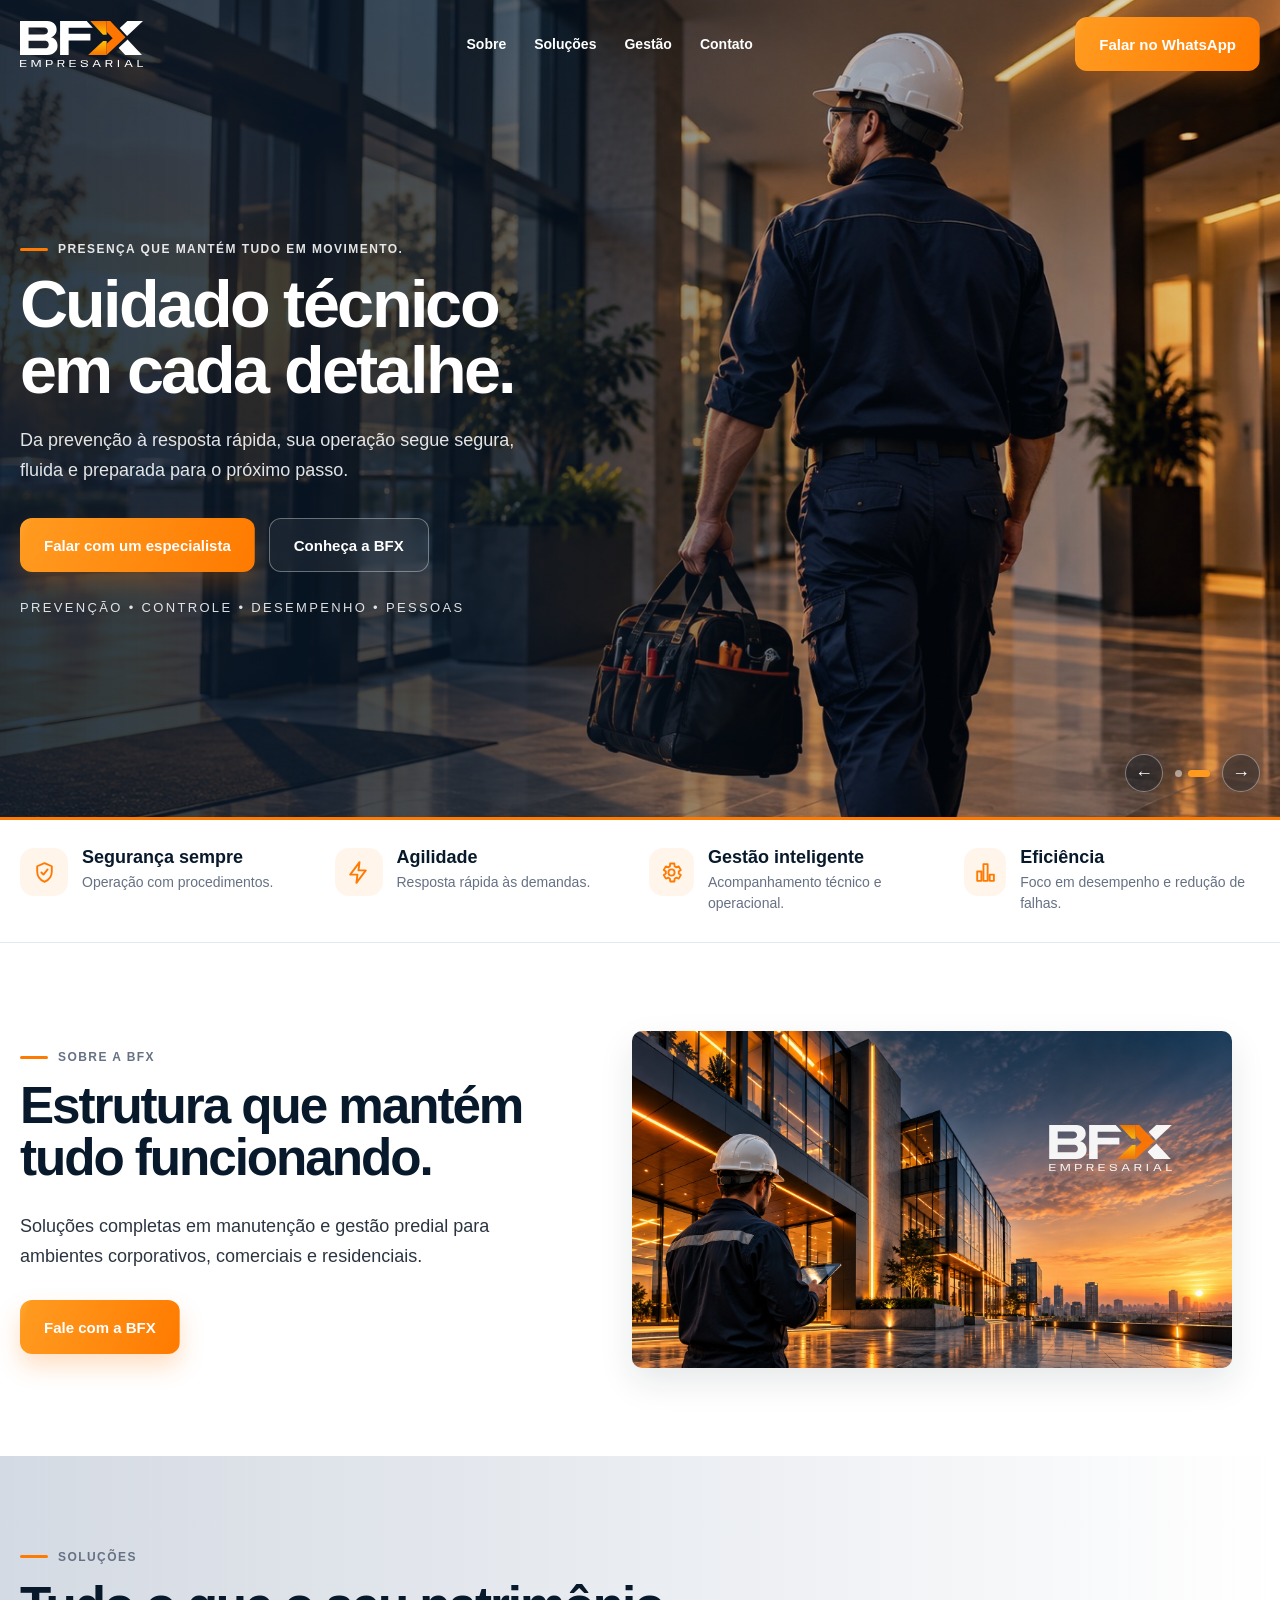
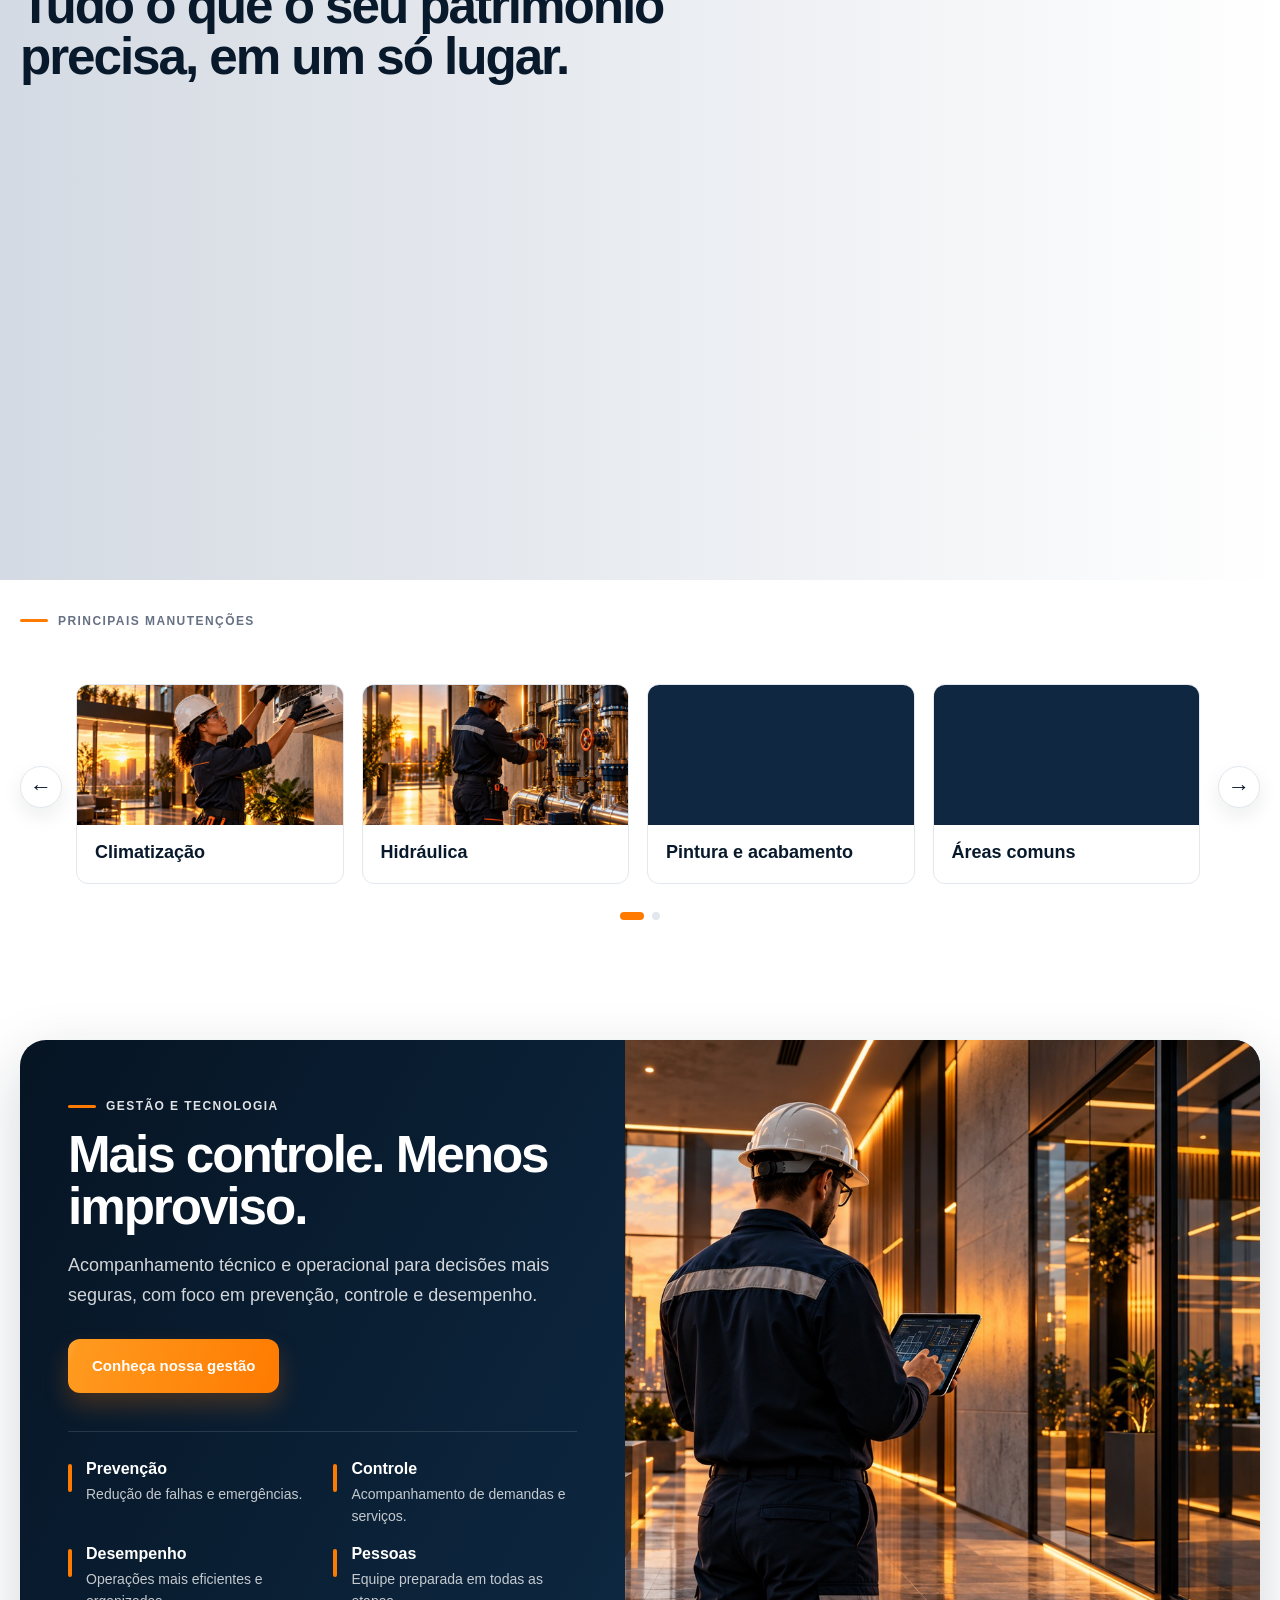
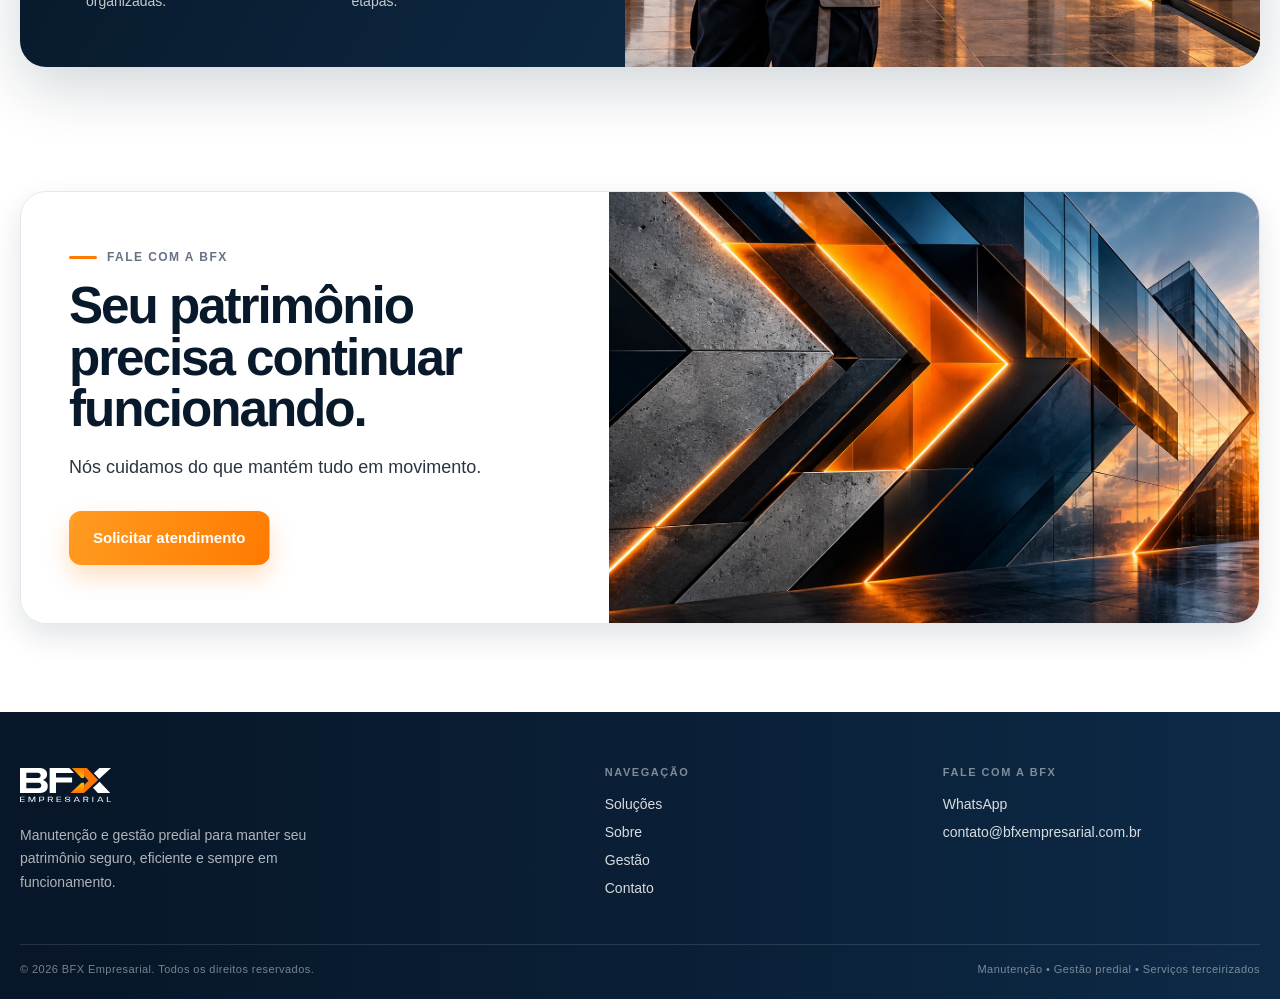
<file: index.html>
<!DOCTYPE html>
<html lang="pt-BR">
<head>
  <meta charset="UTF-8" />
  <meta name="viewport" content="width=device-width, initial-scale=1.0" />
  <title>BFX Empresarial</title>
  <meta name="description" content="BFX Empresarial — manutenção, gestão predial, gestão de projetos e terceirização de serviços." />
  <meta name="theme-color" content="#08192b" />
  <meta name="referrer" content="strict-origin-when-cross-origin" />
  <meta http-equiv="Content-Security-Policy" content="default-src 'self'; base-uri 'self'; object-src 'none'; img-src 'self' data:; font-src 'self' https://fonts.gstatic.com; style-src 'self' https://fonts.googleapis.com 'unsafe-inline'; script-src 'self' https://challenges.cloudflare.com; connect-src 'self' https://script.google.com https://script.googleusercontent.com https://challenges.cloudflare.com; frame-src https://challenges.cloudflare.com; form-action 'self'" />
  <link rel="canonical" href="https://bfxempresarial.com.br/" />
  <meta property="og:type" content="website" />
  <meta property="og:url" content="https://bfxempresarial.com.br/" />
  <meta property="og:title" content="BFX Empresarial" />
  <meta property="og:description" content="Manutenção, gestão predial, gestão de projetos e terceirização de serviços." />
  <meta property="og:site_name" content="BFX Empresarial" />
  <meta property="og:locale" content="pt_BR" />
  <meta property="og:image" content="https://bfxempresarial.com.br/assets/og-image.jpg" />
  <meta property="og:image:url" content="https://bfxempresarial.com.br/assets/og-image.jpg" />
  <meta property="og:image:secure_url" content="https://bfxempresarial.com.br/assets/og-image.jpg" />
  <meta property="og:image:type" content="image/jpeg" />
  <meta property="og:image:width" content="1672" />
  <meta property="og:image:height" content="941" />
  <meta property="og:image:alt" content="BFX Empresarial — manutenção e gestão predial" />
  <meta name="twitter:card" content="summary_large_image" />
  <meta name="twitter:title" content="BFX Empresarial" />
  <meta name="twitter:description" content="Manutenção, gestão predial, gestão de projetos e terceirização de serviços." />
  <meta name="twitter:image" content="https://bfxempresarial.com.br/assets/og-image.jpg" />
  <meta name="twitter:image:alt" content="BFX Empresarial — manutenção e gestão predial" />
  <link rel="icon" href="assets/favicon.svg" type="image/svg+xml" />
  <link rel="preconnect" href="https://fonts.googleapis.com">
  <link rel="preconnect" href="https://fonts.gstatic.com" crossorigin>
  <link href="https://fonts.googleapis.com/css2?family=Montserrat:wght@400;500;600;700;800&display=swap" rel="stylesheet">
  <script src="https://challenges.cloudflare.com/turnstile/v0/api.js" async defer></script>
  <link rel="stylesheet" href="styles.css?v=20260928-hero-order-cycle" />
</head>
<body>
  <header class="site-header" id="topo">
    <div class="container header-inner">
      <a class="brand" href="#topo" aria-label="BFX Empresarial">
        <img loading="lazy" decoding="async" src="assets/logo-bfx-dark.svg" alt="BFX Empresarial" class="logo logo-on-dark">
        <img loading="lazy" decoding="async" src="assets/logo-bfx-light.svg" alt="BFX Empresarial" class="logo logo-on-light">
      </a>

      <button class="menu-toggle" aria-label="Abrir menu" aria-expanded="false" aria-controls="main-nav">
        <span></span><span></span><span></span>
      </button>

      <nav id="main-nav" class="main-nav" aria-label="Principal">
        <a href="#sobre">Sobre</a>
        <a href="#solucoes">Soluções</a>
        <a href="#gestao">Gestão</a>
        <a href="#contato">Contato</a>
        <a class="btn btn-primary mobile-cta" href="https://wa.me/5513999999999" target="_blank" rel="noopener">Falar no WhatsApp</a>
      </nav>

      <a class="btn btn-primary desktop-cta" href="https://wa.me/5513999999999" target="_blank" rel="noopener">Falar no WhatsApp</a>
    </div>
  </header>

  <main>
    <section class="hero hero-carousel" data-hero-carousel aria-roledescription="carousel" aria-label="Destaques da BFX">
      <div class="hero-slide" data-hero-slide>
        <div class="hero-bg"><img loading="lazy" decoding="async" src="assets/optimized/hero-building.jpg" alt="Edifício corporativo ao entardecer"></div>
        <div class="hero-overlay"></div>
        <div class="container hero-content">
          <div class="hero-copy">
            <span class="eyebrow eyebrow-light">Estrutura que impulsiona o seu amanhã.</span>
            <h1 data-hero-lines="Manutenção e gestão|predial com foco em|resultado.">Manutenção e gestão predial com foco em resultado.</h1>
            <p>Seu patrimônio seguro, eficiente e sempre em funcionamento.</p>
            <div class="hero-actions">
              <a class="btn btn-primary js-open-quote" href="#contato">Solicitar atendimento</a>
              <a class="btn btn-ghost" href="#solucoes">Conhecer soluções</a>
            </div>
            <div class="hero-tags">Manutenção • Gestão predial • Gestão de projetos • Serviços terceirizados</div>
          </div>
        </div>
      </div>
      <div class="hero-slide is-active" data-hero-slide>
        <div class="hero-bg"><img loading="eager" fetchpriority="high" decoding="async" src="assets/optimized/hero-maintenance.jpg" alt="Técnico da BFX entrando em um edifício corporativo"></div>
        <div class="hero-overlay hero-overlay-secondary"></div>
        <div class="container hero-content">
          <div class="hero-copy">
            <span class="eyebrow eyebrow-light">Presença que mantém tudo em movimento.</span>
            <h1 data-hero-lines="Cuidado técnico|em cada detalhe.">Cuidado técnico em cada detalhe.</h1>
            <p>Da prevenção à resposta rápida, sua operação segue segura, fluida e preparada para o próximo passo.</p>
            <div class="hero-actions">
              <a class="btn btn-primary js-open-quote" href="#contato">Falar com um especialista</a>
              <a class="btn btn-ghost" href="#sobre">Conheça a BFX</a>
            </div>
            <div class="hero-tags">Prevenção • Controle • Desempenho • Pessoas</div>
          </div>
        </div>
      </div>
      <div class="hero-carousel-controls">
        <button type="button" class="hero-carousel-arrow" data-hero-prev aria-label="Destaque anterior">←</button>
        <div class="hero-carousel-dots" data-hero-dots></div>
        <button type="button" class="hero-carousel-arrow" data-hero-next aria-label="Próximo destaque">→</button>
      </div>
      <div class="hero-progress" aria-hidden="true"><span data-hero-progress></span></div>
    </section>

    <section class="benefits-strip">
      <div class="container benefits-grid">
        <article class="benefit-item">
          <div class="icon-wrap" aria-hidden="true"><svg viewBox="0 0 24 24"><path d="M12 3l7 3v5c0 4.8-2.9 8.2-7 10-4.1-1.8-7-5.2-7-10V6l7-3z"/><path d="M9 12l2 2 4-5"/></svg></div>
          <div>
            <h3>Segurança sempre</h3>
            <p>Operação com procedimentos.</p>
          </div>
        </article>
        <article class="benefit-item">
          <div class="icon-wrap" aria-hidden="true"><svg viewBox="0 0 24 24"><path d="M13 2L4 14h7l-1 8 9-12h-7l1-8z"/></svg></div>
          <div>
            <h3>Agilidade</h3>
            <p>Resposta rápida às demandas.</p>
          </div>
        </article>
        <article class="benefit-item">
          <div class="icon-wrap" aria-hidden="true"><svg viewBox="0 0 24 24"><circle cx="12" cy="12" r="3"/><path d="M19 12a7 7 0 0 0-.1-1l2-1.5-2-3.4-2.4 1A7 7 0 0 0 15 6l-.3-2.6h-4L10.5 6A7 7 0 0 0 9 7.1l-2.4-1-2 3.4 2 1.5a7 7 0 0 0 0 2l-2 1.5 2 3.4 2.4-1A7 7 0 0 0 10.5 18l.3 2.6h4L15 18a7 7 0 0 0 1.5-1.1l2.4 1 2-3.4-2-1.5a7 7 0 0 0 .1-1z"/></svg></div>
          <div>
            <h3>Gestão inteligente</h3>
            <p>Acompanhamento técnico e operacional.</p>
          </div>
        </article>
        <article class="benefit-item">
          <div class="icon-wrap" aria-hidden="true"><svg viewBox="0 0 24 24"><path d="M5 20V11h4v9H5zm6 0V4h4v16h-4zm6 0v-6h4v6h-4z"/></svg></div>
          <div>
            <h3>Eficiência</h3>
            <p>Foco em desempenho e redução de falhas.</p>
          </div>
        </article>
      </div>
    </section>

    <section class="section about" id="sobre">
      <div class="container split-layout">
        <div class="about-copy-stack">
          <div class="copy-block">
            <span class="eyebrow">Sobre a BFX</span>
            <h2>Estrutura que mantém tudo funcionando.</h2>
          </div>
          <div class="about-details">
            <p>
              Soluções completas em manutenção e gestão predial para ambientes corporativos,
              comerciais e residenciais.
            </p>
          <a class="btn btn-primary js-open-quote" href="#contato">Fale com a BFX</a>
          </div>
        </div>
        <div class="media-card media-card-offset">
          <img loading="lazy" decoding="async" src="assets/optimized/about-building.jpg" alt="Técnico acompanhando um edifício corporativo ao entardecer">
          <img loading="lazy" decoding="async" class="about-logo" src="assets/logo-bfx-dark.svg" alt="BFX Empresarial">
        </div>
      </div>
    </section>

    <section class="section solutions" id="solucoes">
      <div class="container">
        <div class="section-head section-head-inline">
          <div>
            <span class="eyebrow">Soluções</span>
            <h2>Tudo o que o seu patrimônio precisa, em um só lugar.</h2>
          </div>
        </div>

        <div class="solutions-grid">
          <article class="solution-card">
            <div class="solution-image"><img loading="lazy" decoding="async" src="assets/optimized/novas-imagens/Imagem do ChatGPT 27 de set. de 2026, 11_37_08-1.jpg" alt="Manutenção predial"></div>
            <div class="solution-body">
              <h3>Manutenção Predial</h3>
              <p>Atendimento preventivo e corretivo para garantir segurança e continuidade da operação.</p>
            </div>
          </article>
          <article class="solution-card">
            <div class="solution-image"><img loading="lazy" decoding="async" src="assets/optimized/novas-imagens/Imagem do ChatGPT 27 de set. de 2026, 11_37_09-2.jpg" alt="Gestão predial"></div>
            <div class="solution-body">
              <h3>Gestão Predial</h3>
              <p>Acompanhamento do funcionamento, fornecedores e rotinas do empreendimento.</p>
            </div>
          </article>
          <article class="solution-card">
            <div class="solution-image"><img loading="lazy" decoding="async" src="assets/optimized/novas-imagens/Imagem do ChatGPT 27 de set. de 2026, 11_37_10-3.jpg" alt="Gestão de projetos"></div>
            <div class="solution-body">
              <h3>Gestão de Projetos</h3>
              <p>Planejamento e coordenação de melhorias, adequações e intervenções.</p>
            </div>
          </article>
          <article class="solution-card">
            <div class="solution-image"><img loading="lazy" decoding="async" src="assets/optimized/novas-imagens/Imagem do ChatGPT 27 de set. de 2026, 11_37_11-4.jpg" alt="Terceirização de serviços"></div>
            <div class="solution-body">
              <h3>Terceirização de Serviços</h3>
              <p>Apoio operacional sob medida para cada tipo de empreendimento.</p>
            </div>
          </article>
        </div>
      </div>
    </section>

    <section class="section maintenance-categories">
      <div class="container">
        <div class="section-head">
          <span class="eyebrow">Principais manutenções</span>
        </div>

        <div class="maintenance-carousel" data-maintenance-carousel>
          <button class="carousel-arrow carousel-arrow-prev" type="button" aria-label="Manutenções anteriores" data-carousel-prev>←</button>
          <div class="maintenance-grid" data-carousel-track tabindex="0" aria-label="Tipos de manutenção">
            <article class="mini-service">
              <div class="mini-service-media"><img loading="lazy" decoding="async" src="assets/optimized/novas-imagens/servicos/Imagem do ChatGPT 27 de set. de 2026, 11_41_54-1.jpg" alt="Climatização"></div>
            <h3>Climatização</h3>
            </article>
            <article class="mini-service">
              <div class="mini-service-media"><img loading="lazy" decoding="async" src="assets/optimized/novas-imagens/servicos/Imagem do ChatGPT 27 de set. de 2026, 11_41_56-2.jpg" alt="Hidráulica"></div>
            <h3>Hidráulica</h3>
            </article>
            <article class="mini-service">
              <div class="mini-service-media"><img loading="lazy" decoding="async" src="assets/optimized/novas-imagens/servicos/Imagem do ChatGPT 27 de set. de 2026, 11_41_57-3.jpg" alt="Pintura e acabamento"></div>
            <h3>Pintura e acabamento</h3>
            </article>
            <article class="mini-service">
              <div class="mini-service-media"><img loading="lazy" decoding="async" src="assets/optimized/novas-imagens/servicos/Imagem do ChatGPT 27 de set. de 2026, 11_41_58-4.jpg" alt="Áreas comuns"></div>
            <h3>Áreas comuns</h3>
            </article>
            <article class="mini-service">
              <div class="mini-service-media"><img loading="lazy" decoding="async" src="assets/optimized/novas-imagens/servicos/Imagem do ChatGPT 27 de set. de 2026, 11_41_59-5.jpg" alt="Conservação e limpeza"></div>
              <h3>Conservação e limpeza</h3>
            </article>
            <article class="mini-service">
              <div class="mini-service-media"><img loading="lazy" decoding="async" src="assets/optimized/novas-imagens/servicos/Imagem do ChatGPT 27 de set. de 2026, 11_42_00-6.jpg" alt="Inspeções técnicas"></div>
              <h3>Inspeções técnicas</h3>
            </article>
            <article class="mini-service">
              <div class="mini-service-media"><img loading="lazy" decoding="async" src="assets/optimized/novas-imagens/servicos/Imagem do ChatGPT 27 de set. de 2026, 11_42_01-7.jpg" alt="Paisagismo"></div>
              <h3>Paisagismo</h3>
            </article>
            <article class="mini-service">
              <div class="mini-service-media"><img loading="lazy" decoding="async" src="assets/optimized/novas-imagens/servicos/Imagem do ChatGPT 27 de set. de 2026, 11_42_02-8.jpg" alt="Pequenos reparos"></div>
              <h3>Pequenos reparos</h3>
            </article>
          </div>
          <button class="carousel-arrow carousel-arrow-next" type="button" aria-label="Próximas manutenções" data-carousel-next>→</button>
        </div>
        <div class="carousel-dots" data-carousel-dots aria-label="Navegação das manutenções"></div>
      </div>
    </section>

    <section class="section management-tech" id="gestao">
      <div class="container management-panel">
        <div class="management-copy">
          <span class="eyebrow eyebrow-light">Gestão e tecnologia</span>
          <h2>Mais controle. Menos improviso.</h2>
          <p>
            Acompanhamento técnico e operacional para decisões mais seguras,
            com foco em prevenção, controle e desempenho.
          </p>
          <a class="btn btn-primary js-open-quote" href="#contato">Conheça nossa gestão</a>

          <div class="management-features">
            <div>
              <strong>Prevenção</strong>
              <span>Redução de falhas e emergências.</span>
            </div>
            <div>
              <strong>Controle</strong>
              <span>Acompanhamento de demandas e serviços.</span>
            </div>
            <div>
              <strong>Desempenho</strong>
              <span>Operações mais eficientes e organizadas.</span>
            </div>
            <div>
              <strong>Pessoas</strong>
              <span>Equipe preparada em todas as etapas.</span>
            </div>
          </div>
        </div>
        <div class="management-media">
          <img loading="lazy" decoding="async" src="assets/optimized/tech-management.jpg" alt="Gestão predial com apoio de tecnologia">
        </div>
      </div>
    </section>

    <section class="section cta-section" id="contato">
      <div class="container cta-panel">
        <div class="cta-copy">
          <span class="eyebrow">Fale com a BFX</span>
          <h2>Seu patrimônio precisa continuar funcionando.</h2>
          <p>Nós cuidamos do que mantém tudo em movimento.</p>
          <div class="cta-actions">
            <a class="btn btn-primary js-open-quote" href="#contato">Solicitar atendimento</a>
          </div>
        </div>
        <div class="cta-image">
          <img loading="lazy" decoding="async" src="assets/optimized/contact-building.jpg" alt="Edifício corporativo com detalhes arquitetônicos em laranja">
        </div>
      </div>
    </section>
  </main>

  <footer class="site-footer">
    <div class="container footer-inner">
      <div class="footer-brand-block">
        <a href="#topo" class="footer-brand" aria-label="BFX Empresarial">
          <img loading="lazy" decoding="async" src="assets/logo-bfx-dark.svg" alt="BFX Empresarial">
        </a>
        <p>Manutenção e gestão predial para manter seu patrimônio seguro, eficiente e sempre em funcionamento.</p>
      </div>
      <div class="footer-column">
        <span class="footer-label">Navegação</span>
        <nav class="footer-nav" aria-label="Rodapé">
          <a href="#solucoes">Soluções</a>
          <a href="#sobre">Sobre</a>
          <a href="#gestao">Gestão</a>
          <a href="#contato">Contato</a>
        </nav>
      </div>
      <div class="footer-column footer-contact">
        <span class="footer-label">Fale com a BFX</span>
        <a href="https://wa.me/5513999999999" target="_blank" rel="noopener">WhatsApp</a>
        <a href="mailto:contato@bfxempresarial.com.br">contato@bfxempresarial.com.br</a>
      </div>
    </div>
    <div class="container footer-bottom">
      <span>© 2026 BFX Empresarial. Todos os direitos reservados.</span>
      <span>Manutenção • Gestão predial • Serviços terceirizados</span>
    </div>
  </footer>

  <div class="quote-modal" id="quote-modal" aria-hidden="true">
    <div class="quote-modal-backdrop" data-close-quote></div>
    <div class="quote-dialog" role="dialog" aria-modal="true" aria-label="Solicite um orçamento">
      <button class="quote-close" type="button" aria-label="Fechar" data-close-quote>×</button>
      <div class="quote-dialog-intro">
        <span class="eyebrow">Solicite um orçamento</span>
        <p>Conte um pouco sobre sua necessidade e a equipe BFX entrará em contato.</p>
      </div>
      <form class="quote-form">
        <label>Nome<input type="text" name="nome" required autocomplete="name" inputmode="text" autocapitalize="words" maxlength="80" minlength="2"></label>
        <label>E-mail<input type="email" name="email" required autocomplete="email" inputmode="email" autocapitalize="none" spellcheck="false" maxlength="120"></label>
        <label>Telefone<input type="tel" name="telefone" required autocomplete="tel" inputmode="tel" placeholder="(13) 99999-9999" pattern="\([0-9]{2}\) [0-9]{4,5}-[0-9]{4}" minlength="14" maxlength="15" title="Digite um telefone com DDD, como (13) 99999-9999"></label>
        <label>Como podemos ajudar?<textarea name="mensagem" rows="4" maxlength="800" spellcheck="true"></textarea></label>
        <label class="quote-antispam" aria-hidden="true">Empresa<input type="text" name="empresa" tabindex="-1" autocomplete="off"></label>
        <input type="hidden" name="started_at" value="">
        <div class="cf-turnstile" data-sitekey="0x4AAAAAAFFlGY8YoVZcRsYg" data-theme="light" data-action="quote" data-callback="bfxTurnstileSuccess" data-expired-callback="bfxTurnstileExpired" data-error-callback="bfxTurnstileError"></div>
        <button class="btn btn-primary" type="submit">Enviar solicitação</button>
      </form>
      <p class="quote-antispam-message" role="alert" hidden>Não foi possível enviar agora. Tente novamente.</p>
      <div class="quote-success" hidden>
        <span class="quote-success-mark" aria-hidden="true">✓</span>
        <span class="eyebrow">Solicitação recebida</span>
        <h3>Obrigado!</h3>
        <p>Sua mensagem chegou à equipe BFX. Em breve entraremos em contato para entender sua necessidade.</p>
        <button class="btn btn-primary js-open-quote" type="button">Enviar nova mensagem</button>
      </div>
    </div>
  </div>

  <script src="script.js?v=20260928-hero-order-cycle"></script>
</body>
</html>
</file>
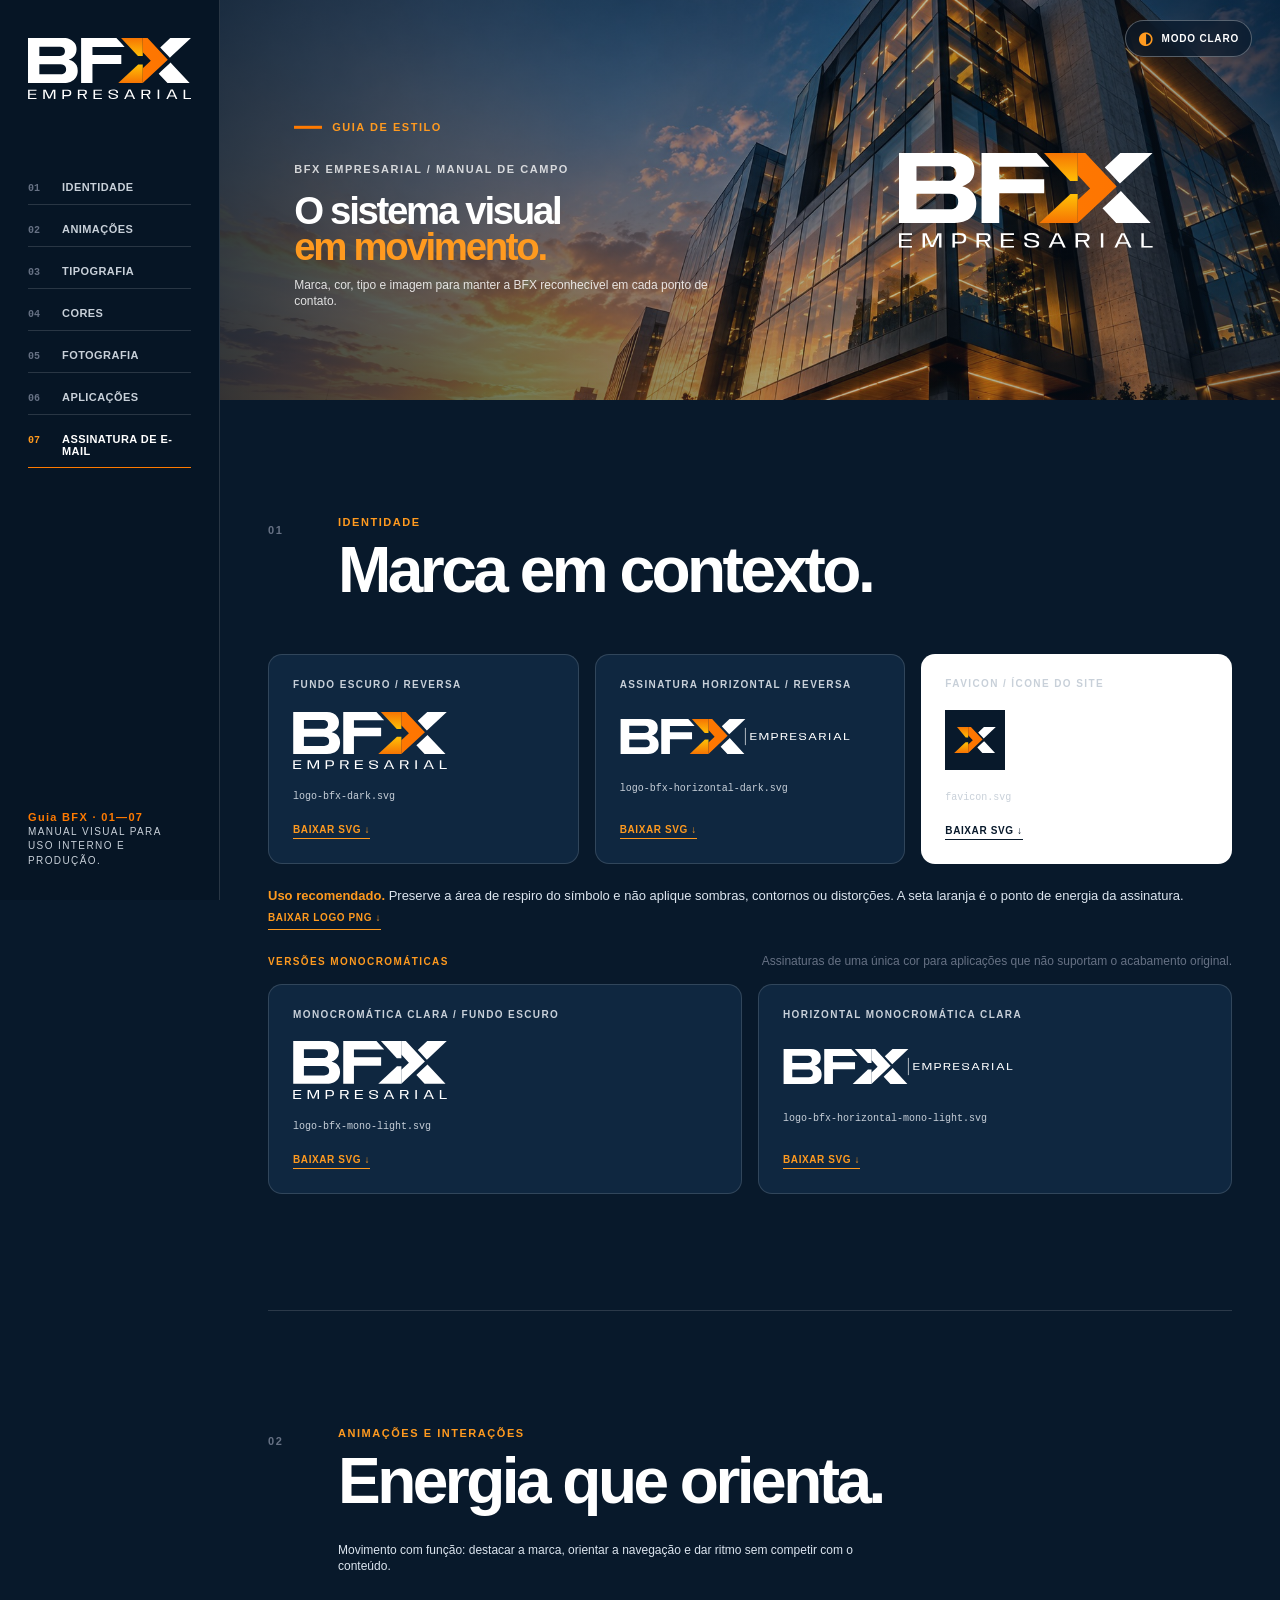
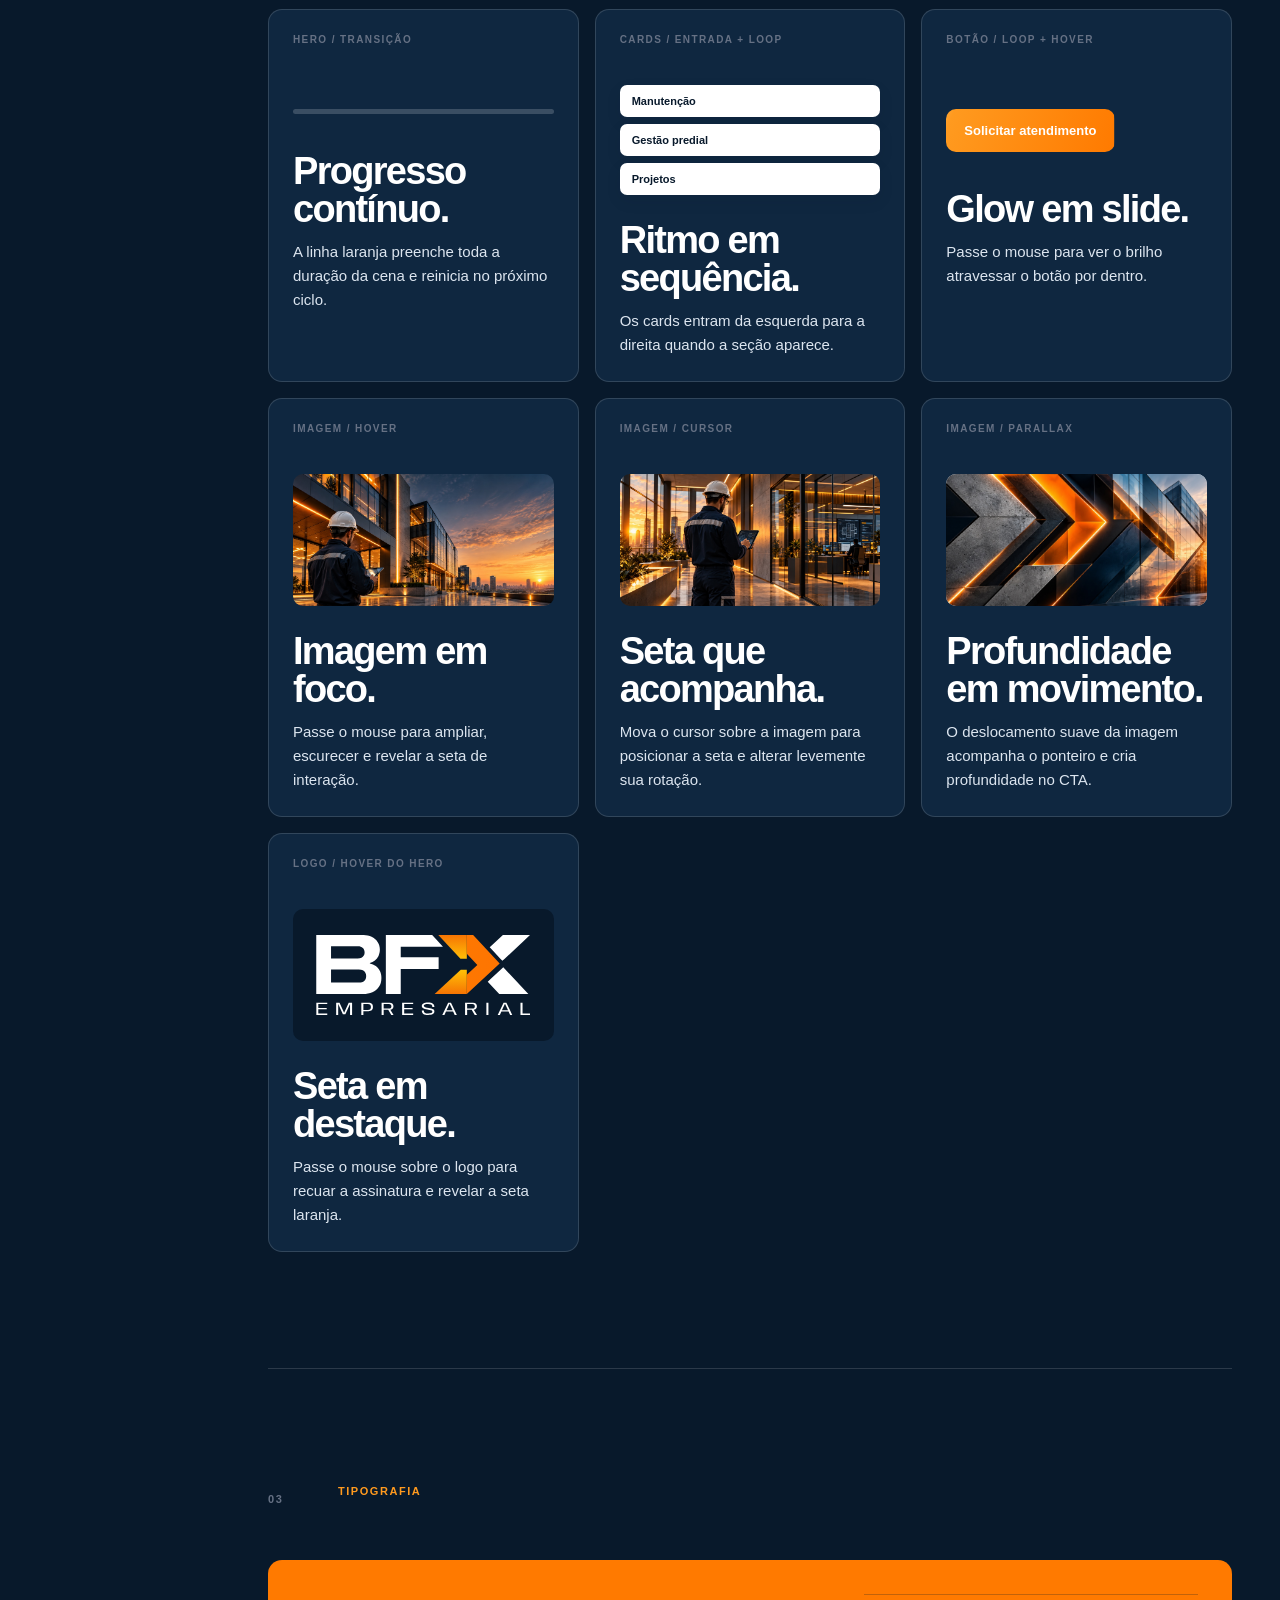
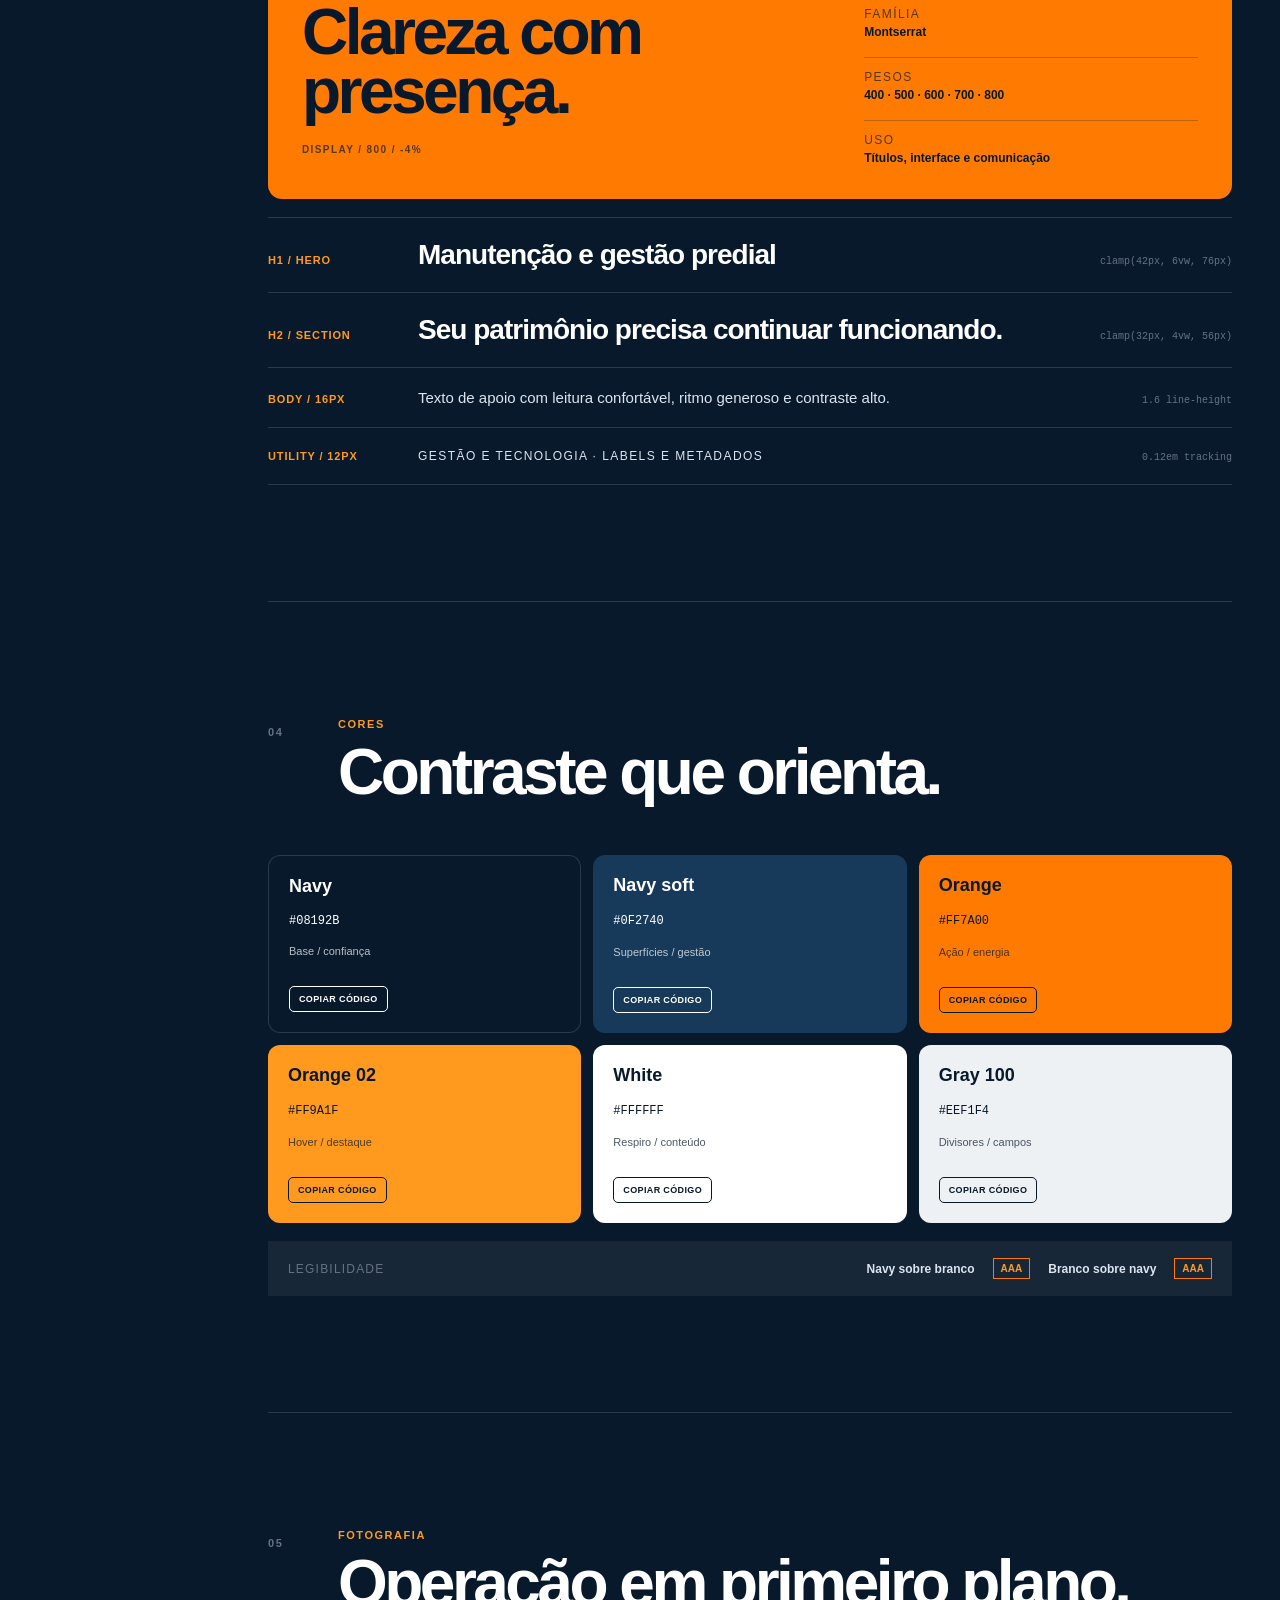
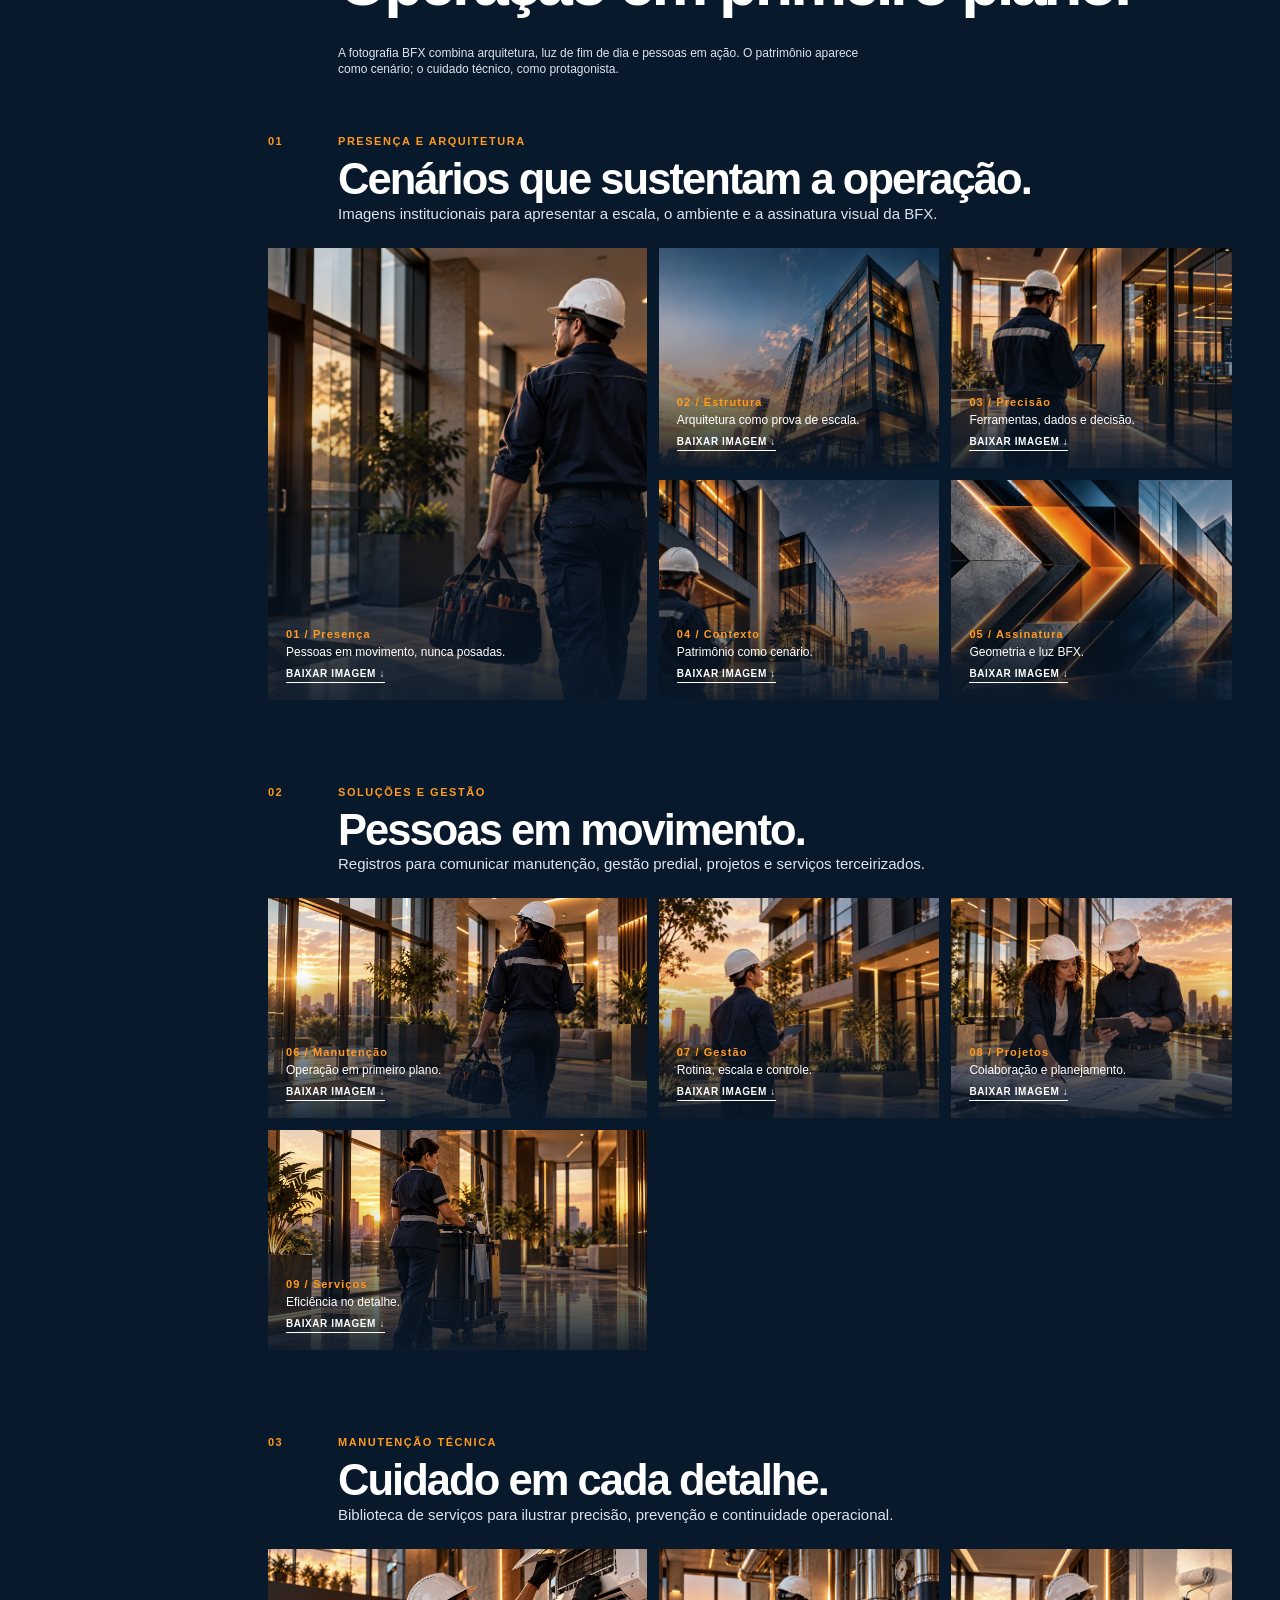
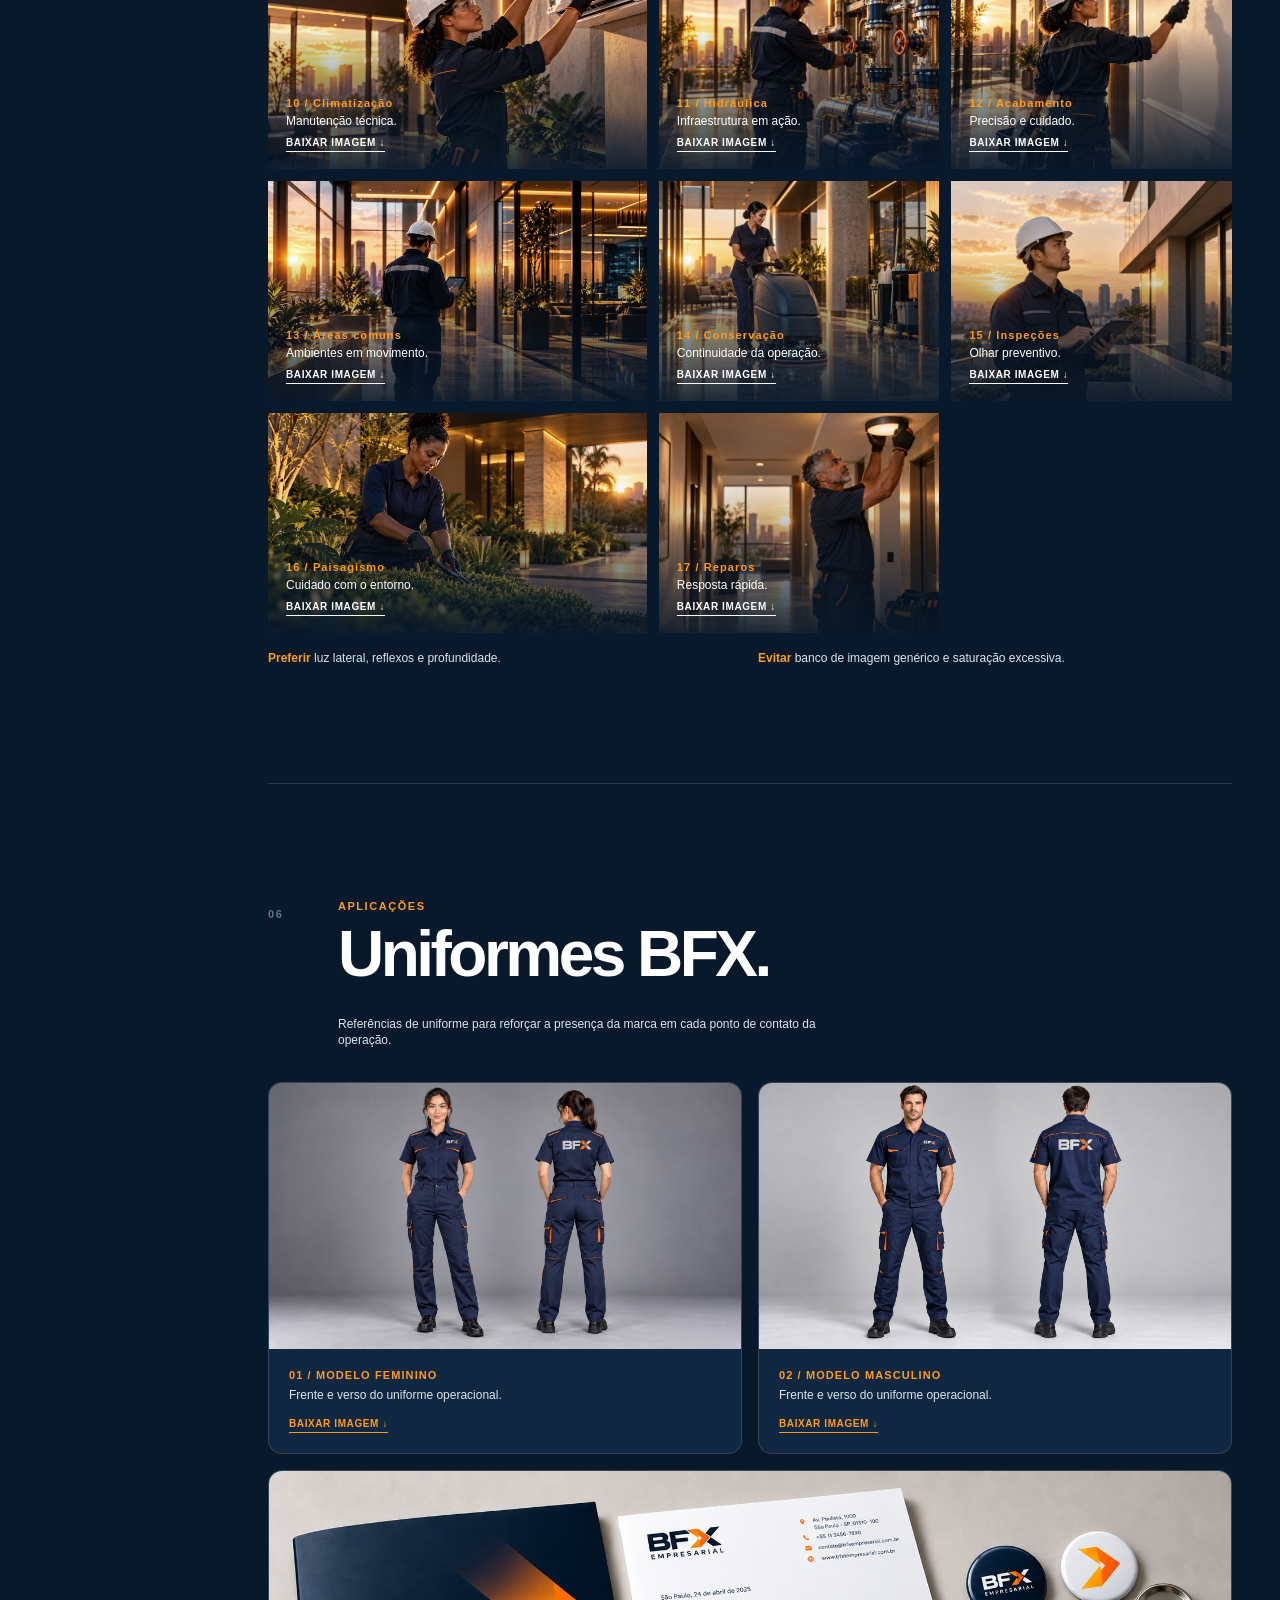
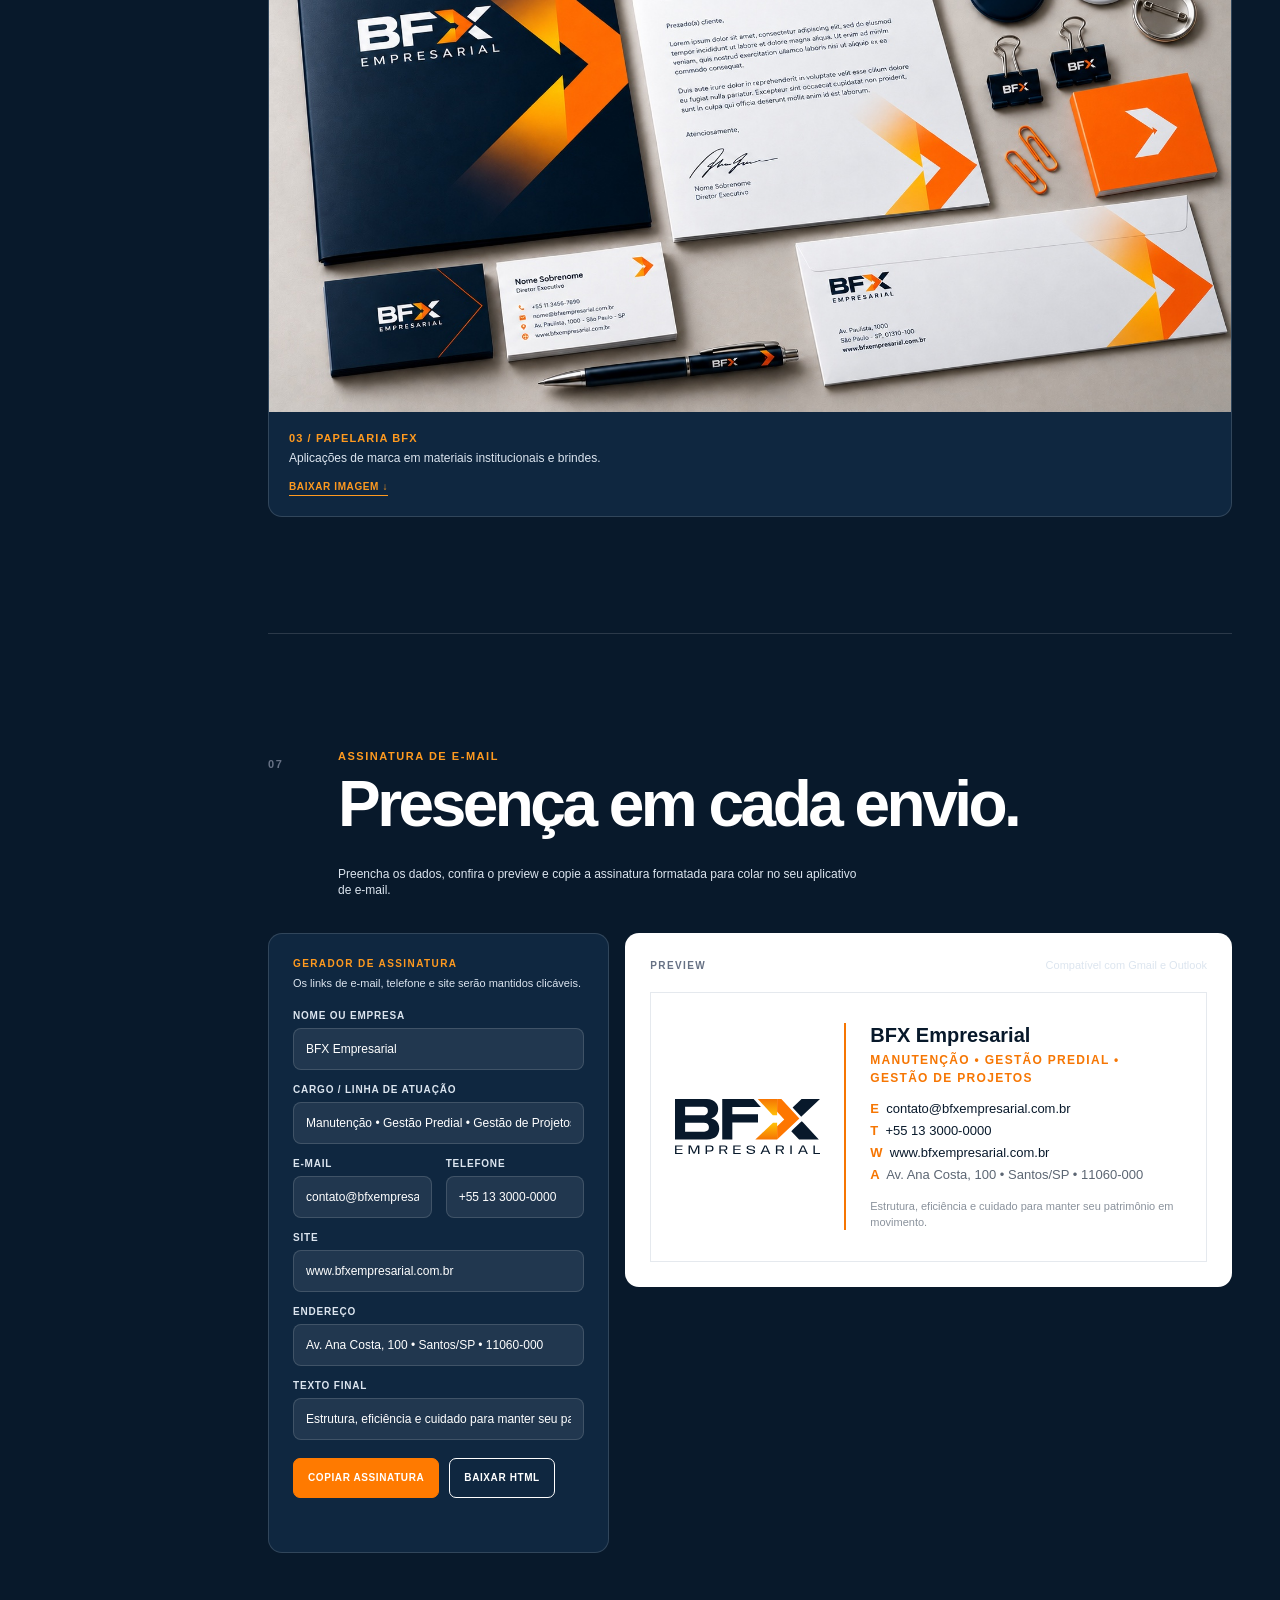
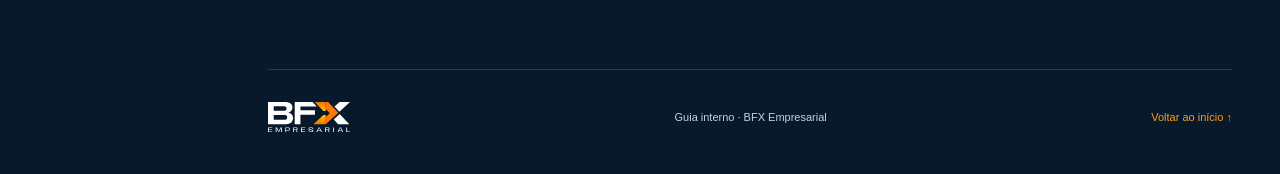
<file: style-guide.html>
<!DOCTYPE html>
<html lang="pt-BR">
<head>
  <meta charset="UTF-8">
  <meta name="viewport" content="width=device-width, initial-scale=1.0">
  <meta name="referrer" content="strict-origin-when-cross-origin">
  <meta http-equiv="Content-Security-Policy" content="default-src 'self'; base-uri 'self'; object-src 'none'; img-src 'self' data:; font-src 'self' https://fonts.gstatic.com; style-src 'self' https://fonts.googleapis.com 'unsafe-inline'; script-src 'self' https://challenges.cloudflare.com; connect-src 'self' https://script.google.com https://script.googleusercontent.com https://challenges.cloudflare.com; frame-src https://challenges.cloudflare.com; form-action 'self'">
  <title>Guia de estilo — BFX Empresarial</title>
  <meta name="description" content="Guia de estilo visual da BFX Empresarial.">
  <link rel="icon" href="assets/favicon.svg" type="image/svg+xml">
  <link rel="preconnect" href="https://fonts.googleapis.com">
  <link rel="preconnect" href="https://fonts.gstatic.com" crossorigin>
  <link href="https://fonts.googleapis.com/css2?family=Montserrat:wght@400;500;600;700;800&display=swap" rel="stylesheet">
  <link rel="stylesheet" href="style-guide.css?v=20260928-email-signature">
</head>
<body>
  <main class="guide-shell">
    <aside class="guide-rail" aria-label="Navegação do guia">
      <div class="rail-head">
        <a class="rail-brand" href="#topo" aria-label="Voltar ao início do guia">
          <img src="assets/logo-bfx-dark.svg" data-dark-src="assets/logo-bfx-dark.svg" data-light-src="assets/logo-bfx-light.svg" alt="BFX Empresarial">
        </a>
        <button class="rail-menu-toggle" type="button" aria-expanded="false" aria-controls="guide-nav"><span aria-hidden="true">☰</span><span>Seções</span></button>
      </div>
      <nav class="rail-nav" id="guide-nav" aria-label="Seções">
        <a href="#marca"><span>01</span><strong>Identidade</strong></a>
        <a href="#animacoes"><span>02</span><strong>Animações</strong></a>
        <a href="#tipografia"><span>03</span><strong>Tipografia</strong></a>
        <a href="#cores"><span>04</span><strong>Cores</strong></a>
        <a href="#fotografia"><span>05</span><strong>Fotografia</strong></a>
        <a href="#aplicacoes"><span>06</span><strong>Aplicações</strong></a>
        <a href="#assinatura"><span>07</span><strong>Assinatura de e-mail</strong></a>
      </nav>
      <button class="theme-toggle" type="button" data-theme-toggle aria-pressed="false"><span aria-hidden="true">◐</span><span data-theme-label>Modo claro</span></button>
      <div class="rail-bottom">
        <span class="rail-index">Guia BFX · 01—07</span>
        <span class="rail-line" aria-hidden="true"></span>
        <p class="rail-label">Manual visual para uso interno e produção.</p>
      </div>
    </aside>
    <div class="guide-content">
      <header class="guide-hero" id="topo">
        <div class="guide-hero-image">
          <img loading="eager" fetchpriority="high" decoding="async" src="assets/optimized/hero-building.jpg" alt="Edifício corporativo BFX ao entardecer">
          <div class="guide-hero-overlay"></div>
          <button class="guide-hero-brand" type="button" aria-label="Passe o mouse para demonstrar o hover do logo">
            <img loading="lazy" decoding="async" src="assets/logo-bfx-dark.svg" alt="BFX Empresarial">
          </button>
          <div class="guide-hero-content">
            <div class="eyebrow"><span></span> Guia de estilo</div>
            <p class="guide-kicker">BFX Empresarial / Manual de campo</p>
            <h1>O sistema visual<br><em>em movimento.</em></h1>
            <div class="hero-meta">
              <p>Marca, cor, tipo e imagem para manter a BFX reconhecível em cada ponto de contato.</p>
            </div>
          </div>
        </div>
      </header>

      <section class="guide-section" id="marca">
        <div class="section-heading">
          <span class="section-number">01</span>
          <div><p class="section-label">Identidade</p><h2>Marca em contexto.</h2></div>
        </div>
        <div class="logo-grid">
          <article class="logo-card logo-card-light">
            <span class="sample-label">Fundo claro / principal</span>
            <img loading="lazy" decoding="async" src="assets/logo-bfx-light.svg" alt="BFX Empresarial — versão escura">
            <div class="asset-code"><code>logo-bfx-light.svg</code></div>
            <a class="asset-download" href="assets/logo-bfx-light.svg" download>Baixar SVG ↓</a>
          </article>
          <article class="logo-card logo-card-dark">
            <span class="sample-label">Fundo escuro / reversa</span>
            <img loading="lazy" decoding="async" src="assets/logo-bfx-dark.svg" alt="BFX Empresarial — versão clara">
            <div class="asset-code"><code>logo-bfx-dark.svg</code></div>
            <a class="asset-download" href="assets/logo-bfx-dark.svg" download>Baixar SVG ↓</a>
          </article>
          <article class="logo-card logo-card-light logo-card-wide">
            <span class="sample-label">Assinatura horizontal</span>
            <img loading="lazy" decoding="async" src="assets/logo-bfx-horizontal-light.svg" alt="BFX Empresarial — assinatura horizontal">
            <div class="asset-code"><code>logo-bfx-horizontal-light.svg</code></div>
            <a class="asset-download" href="assets/logo-bfx-horizontal-light.svg" download>Baixar SVG ↓</a>
          </article>
          <article class="logo-card logo-card-dark logo-card-wide">
            <span class="sample-label">Assinatura horizontal / reversa</span>
            <img loading="lazy" decoding="async" src="assets/logo-bfx-horizontal-dark.svg" alt="BFX Empresarial — assinatura horizontal clara">
            <div class="asset-code"><code>logo-bfx-horizontal-dark.svg</code></div>
            <a class="asset-download" href="assets/logo-bfx-horizontal-dark.svg" download>Baixar SVG ↓</a>
          </article>
          <article class="logo-card logo-card-dark logo-card-favicon">
            <span class="sample-label">Favicon / ícone do site</span>
            <img loading="lazy" decoding="async" src="assets/favicon.svg" alt="Favicon BFX Empresarial">
            <div class="asset-code"><code>favicon.svg</code></div>
            <a class="asset-download" href="assets/favicon.svg" download>Baixar SVG ↓</a>
          </article>
        </div>
        <p class="usage-note"><strong>Uso recomendado.</strong> Preserve a área de respiro do símbolo e não aplique sombras, contornos ou distorções. A seta laranja é o ponto de energia da assinatura. <a class="asset-download" href="https://drive.google.com/uc?export=download&amp;id=1YxHx38JKz067YNmDV0T4dFdlTnVCAaff" target="_blank" rel="noopener">Baixar logo PNG ↓</a></p>
        <div class="logo-variants-heading">
          <span class="sample-label">Versões monocromáticas</span>
          <p>Assinaturas de uma única cor para aplicações que não suportam o acabamento original.</p>
        </div>
        <div class="logo-grid logo-grid-mono">
          <article class="logo-card logo-card-light logo-card-mono">
            <span class="sample-label">Monocromática escura / fundo claro</span>
            <img loading="lazy" decoding="async" src="assets/logo-bfx-mono-dark.svg" alt="BFX Empresarial — versão monocromática escura">
            <div class="asset-code"><code>logo-bfx-mono-dark.svg</code></div>
            <a class="asset-download" href="assets/logo-bfx-mono-dark.svg" download>Baixar SVG ↓</a>
          </article>
          <article class="logo-card logo-card-dark logo-card-mono">
            <span class="sample-label">Monocromática clara / fundo escuro</span>
            <img loading="lazy" decoding="async" src="assets/logo-bfx-mono-light.svg" alt="BFX Empresarial — versão monocromática clara">
            <div class="asset-code"><code>logo-bfx-mono-light.svg</code></div>
            <a class="asset-download" href="assets/logo-bfx-mono-light.svg" download>Baixar SVG ↓</a>
          </article>
          <article class="logo-card logo-card-light logo-card-wide logo-card-mono">
            <span class="sample-label">Horizontal monocromática escura</span>
            <img loading="lazy" decoding="async" src="assets/logo-bfx-horizontal-mono-dark.svg" alt="BFX Empresarial — assinatura horizontal monocromática escura">
            <div class="asset-code"><code>logo-bfx-horizontal-mono-dark.svg</code></div>
            <a class="asset-download" href="assets/logo-bfx-horizontal-mono-dark.svg" download>Baixar SVG ↓</a>
          </article>
          <article class="logo-card logo-card-dark logo-card-wide logo-card-mono">
            <span class="sample-label">Horizontal monocromática clara</span>
            <img loading="lazy" decoding="async" src="assets/logo-bfx-horizontal-mono-light.svg" alt="BFX Empresarial — assinatura horizontal monocromática clara">
            <div class="asset-code"><code>logo-bfx-horizontal-mono-light.svg</code></div>
            <a class="asset-download" href="assets/logo-bfx-horizontal-mono-light.svg" download>Baixar SVG ↓</a>
          </article>
        </div>
      </section>

      <section class="guide-section motion-section" id="animacoes">
        <div class="section-heading">
          <span class="section-number">02</span>
          <div><p class="section-label">Animações e interações</p><h2>Energia que orienta.</h2></div>
        </div>
        <p class="section-intro">Movimento com função: destacar a marca, orientar a navegação e dar ritmo sem competir com o conteúdo.</p>
        <div class="motion-showcase">
          <div class="motion-demo">
            <span class="sample-label">Hero / transição</span>
            <div class="motion-progress-demo" aria-label="Linha de progresso da transição do hero"><span></span></div>
            <h3>Progresso contínuo.</h3>
            <p>A linha laranja preenche toda a duração da cena e reinicia no próximo ciclo.</p>
          </div>
          <div class="motion-demo">
            <span class="sample-label">Cards / entrada + loop</span>
            <div class="motion-card-stack" aria-label="Demonstração da entrada sequencial dos cards">
              <span>Manutenção</span><span>Gestão predial</span><span>Projetos</span>
            </div>
            <h3>Ritmo em sequência.</h3>
            <p>Os cards entram da esquerda para a direita quando a seção aparece.</p>
          </div>
          <div class="motion-demo">
            <span class="sample-label">Botão / loop + hover</span>
            <button class="motion-button" type="button">Solicitar atendimento</button>
            <h3>Glow em slide.</h3>
            <p>Passe o mouse para ver o brilho atravessar o botão por dentro.</p>
          </div>
          <div class="motion-demo">
            <span class="sample-label">Imagem / hover</span>
            <div class="motion-image-stage" tabindex="0" aria-label="Demonstração do hover das imagens"><img loading="lazy" decoding="async" src="assets/optimized/about-building.jpg" alt="Técnico acompanhando um edifício corporativo"><span>Ver imagem</span></div>
            <h3>Imagem em foco.</h3>
            <p>Passe o mouse para ampliar, escurecer e revelar a seta de interação.</p>
          </div>
          <div class="motion-demo">
            <span class="sample-label">Imagem / cursor</span>
            <div class="motion-management-stage" data-management-demo tabindex="0" aria-label="Demonstração da seta que acompanha o cursor"><img loading="lazy" decoding="async" src="assets/optimized/tech-management.jpg" alt="Gestão predial com apoio de tecnologia"></div>
            <h3>Seta que acompanha.</h3>
            <p>Mova o cursor sobre a imagem para posicionar a seta e alterar levemente sua rotação.</p>
          </div>
          <div class="motion-demo">
            <span class="sample-label">Imagem / parallax</span>
            <div class="motion-cta-stage" data-cta-demo tabindex="0" aria-label="Demonstração do deslocamento da imagem"><img loading="lazy" decoding="async" src="assets/optimized/contact-building.jpg" alt="Edifício corporativo com detalhes arquitetônicos em laranja"></div>
            <h3>Profundidade em movimento.</h3>
            <p>O deslocamento suave da imagem acompanha o ponteiro e cria profundidade no CTA.</p>
          </div>
          <div class="motion-demo">
            <span class="sample-label">Logo / hover do hero</span>
            <button class="motion-hero-logo-demo" type="button" aria-label="Demonstração do hover do logo do hero">
              <img loading="lazy" decoding="async" class="motion-hero-logo-light" src="assets/logo-bfx-light.svg" alt="BFX Empresarial">
              <img loading="lazy" decoding="async" class="motion-hero-logo-dark" src="assets/logo-bfx-dark.svg" alt="" aria-hidden="true">
            </button>
            <h3>Seta em destaque.</h3>
            <p>Passe o mouse sobre o logo para recuar a assinatura e revelar a seta laranja.</p>
          </div>
        </div>
      </section>

      <section class="guide-section" id="tipografia">
        <div class="section-heading">
          <span class="section-number">03</span>
          <div><p class="section-label">Tipografia</p></div>
        </div>
        <div class="type-specimen">
          <div class="type-display">
            <h2>Clareza com presença.</h2>
            <span class="sample-label">Display / 800 / -4%</span>
          </div>
          <div class="type-details">
            <div><span>Família</span><strong>Montserrat</strong></div>
            <div><span>Pesos</span><strong>400 · 500 · 600 · 700 · 800</strong></div>
            <div><span>Uso</span><strong>Títulos, interface e comunicação</strong></div>
          </div>
        </div>
        <div class="type-scale">
          <div><span>H1 / Hero</span><strong>Manutenção e gestão predial</strong><code>clamp(42px, 6vw, 76px)</code></div>
          <div><span>H2 / Section</span><strong>Seu patrimônio precisa continuar funcionando.</strong><code>clamp(32px, 4vw, 56px)</code></div>
          <div><span>Body / 16px</span><p>Texto de apoio com leitura confortável, ritmo generoso e contraste alto.</p><code>1.6 line-height</code></div>
          <div><span>Utility / 12px</span><small>GESTÃO E TECNOLOGIA · LABELS E METADADOS</small><code>0.12em tracking</code></div>
        </div>
      </section>

      <section class="guide-section" id="cores">
        <div class="section-heading">
          <span class="section-number">04</span>
          <div><p class="section-label">Cores</p><h2>Contraste que orienta.</h2></div>
        </div>
        <div class="color-grid">
          <article class="color-swatch swatch-navy"><strong>Navy</strong><code>#08192B</code><span>Base / confiança</span><button class="copy-color" type="button" data-copy-color="#08192B">Copiar código</button></article>
          <article class="color-swatch swatch-navy-soft"><strong>Navy soft</strong><code>#0F2740</code><span>Superfícies / gestão</span><button class="copy-color" type="button" data-copy-color="#0F2740">Copiar código</button></article>
          <article class="color-swatch swatch-orange"><strong>Orange</strong><code>#FF7A00</code><span>Ação / energia</span><button class="copy-color" type="button" data-copy-color="#FF7A00">Copiar código</button></article>
          <article class="color-swatch swatch-orange-2"><strong>Orange 02</strong><code>#FF9A1F</code><span>Hover / destaque</span><button class="copy-color" type="button" data-copy-color="#FF9A1F">Copiar código</button></article>
          <article class="color-swatch swatch-white"><strong>White</strong><code>#FFFFFF</code><span>Respiro / conteúdo</span><button class="copy-color" type="button" data-copy-color="#FFFFFF">Copiar código</button></article>
          <article class="color-swatch swatch-gray"><strong>Gray 100</strong><code>#EEF1F4</code><span>Divisores / campos</span><button class="copy-color" type="button" data-copy-color="#EEF1F4">Copiar código</button></article>
        </div>
        <div class="contrast-bar"><span>Legibilidade</span><strong>Navy sobre branco</strong><b>AAA</b><strong>Branco sobre navy</strong><b>AAA</b></div>
      </section>

      <section class="guide-section guide-section-photo" id="fotografia">
        <div class="section-heading">
          <span class="section-number">05</span>
          <div><p class="section-label">Fotografia</p><h2>Operação em primeiro plano.</h2></div>
        </div>
        <p class="section-intro">A fotografia BFX combina arquitetura, luz de fim de dia e pessoas em ação. O patrimônio aparece como cenário; o cuidado técnico, como protagonista.</p>
        <div class="photo-group">
          <div class="photo-group-heading"><span>01</span><div><p class="section-label">Presença e arquitetura</p><h3>Cenários que sustentam a operação.</h3><p>Imagens institucionais para apresentar a escala, o ambiente e a assinatura visual da BFX.</p></div></div>
          <div class="photo-grid">
          <figure class="photo-photo photo-large"><img loading="lazy" decoding="async" src="assets/optimized/hero-maintenance.jpg" alt="Técnico caminhando em um edifício corporativo"><figcaption><strong>01 / Presença</strong><span>Pessoas em movimento, nunca posadas.</span><a class="asset-download" href="assets/optimized/hero-maintenance.jpg" download>Baixar imagem ↓</a></figcaption></figure>
          <figure class="photo-photo"><img loading="lazy" decoding="async" src="assets/optimized/hero-building.jpg" alt="Edifício corporativo ao entardecer"><figcaption><strong>02 / Estrutura</strong><span>Arquitetura como prova de escala.</span><a class="asset-download" href="assets/optimized/hero-building.jpg" download>Baixar imagem ↓</a></figcaption></figure>
          <figure class="photo-photo"><img loading="lazy" decoding="async" src="assets/optimized/tech-management.jpg" alt="Técnico usando tecnologia em um edifício"><figcaption><strong>03 / Precisão</strong><span>Ferramentas, dados e decisão.</span><a class="asset-download" href="assets/optimized/tech-management.jpg" download>Baixar imagem ↓</a></figcaption></figure>
          <figure class="photo-photo"><img loading="lazy" decoding="async" src="assets/optimized/about-building.jpg" alt="Profissional acompanhando um edifício ao entardecer"><figcaption><strong>04 / Contexto</strong><span>Patrimônio como cenário.</span><a class="asset-download" href="assets/optimized/about-building.jpg" download>Baixar imagem ↓</a></figcaption></figure>
          <figure class="photo-photo"><img loading="lazy" decoding="async" src="assets/optimized/contact-building.jpg" alt="Edifício com detalhes arquitetônicos em laranja"><figcaption><strong>05 / Assinatura</strong><span>Geometria e luz BFX.</span><a class="asset-download" href="assets/optimized/contact-building.jpg" download>Baixar imagem ↓</a></figcaption></figure>
          </div>
        </div>
        <div class="photo-group">
          <div class="photo-group-heading"><span>02</span><div><p class="section-label">Soluções e gestão</p><h3>Pessoas em movimento.</h3><p>Registros para comunicar manutenção, gestão predial, projetos e serviços terceirizados.</p></div></div>
          <div class="photo-grid">
          <figure class="photo-photo"><img loading="lazy" decoding="async" src="assets/optimized/novas-imagens/Imagem do ChatGPT 27 de set. de 2026, 11_37_08-1.jpg" alt="Manutenção predial"><figcaption><strong>06 / Manutenção</strong><span>Operação em primeiro plano.</span><a class="asset-download" href="assets/optimized/novas-imagens/Imagem do ChatGPT 27 de set. de 2026, 11_37_08-1.jpg" download>Baixar imagem ↓</a></figcaption></figure>
          <figure class="photo-photo"><img loading="lazy" decoding="async" src="assets/optimized/novas-imagens/Imagem do ChatGPT 27 de set. de 2026, 11_37_09-2.jpg" alt="Gestão predial"><figcaption><strong>07 / Gestão</strong><span>Rotina, escala e controle.</span><a class="asset-download" href="assets/optimized/novas-imagens/Imagem do ChatGPT 27 de set. de 2026, 11_37_09-2.jpg" download>Baixar imagem ↓</a></figcaption></figure>
          <figure class="photo-photo"><img loading="lazy" decoding="async" src="assets/optimized/novas-imagens/Imagem do ChatGPT 27 de set. de 2026, 11_37_10-3.jpg" alt="Gestão de projetos"><figcaption><strong>08 / Projetos</strong><span>Colaboração e planejamento.</span><a class="asset-download" href="assets/optimized/novas-imagens/Imagem do ChatGPT 27 de set. de 2026, 11_37_10-3.jpg" download>Baixar imagem ↓</a></figcaption></figure>
          <figure class="photo-photo"><img loading="lazy" decoding="async" src="assets/optimized/novas-imagens/Imagem do ChatGPT 27 de set. de 2026, 11_37_11-4.jpg" alt="Terceirização de serviços"><figcaption><strong>09 / Serviços</strong><span>Eficiência no detalhe.</span><a class="asset-download" href="assets/optimized/novas-imagens/Imagem do ChatGPT 27 de set. de 2026, 11_37_11-4.jpg" download>Baixar imagem ↓</a></figcaption></figure>
          </div>
        </div>
        <div class="photo-group">
          <div class="photo-group-heading"><span>03</span><div><p class="section-label">Manutenção técnica</p><h3>Cuidado em cada detalhe.</h3><p>Biblioteca de serviços para ilustrar precisão, prevenção e continuidade operacional.</p></div></div>
          <div class="photo-grid">
          <figure class="photo-photo"><img loading="lazy" decoding="async" src="assets/optimized/novas-imagens/servicos/Imagem do ChatGPT 27 de set. de 2026, 11_41_54-1.jpg" alt="Climatização"><figcaption><strong>10 / Climatização</strong><span>Manutenção técnica.</span><a class="asset-download" href="assets/optimized/novas-imagens/servicos/Imagem do ChatGPT 27 de set. de 2026, 11_41_54-1.jpg" download>Baixar imagem ↓</a></figcaption></figure>
          <figure class="photo-photo"><img loading="lazy" decoding="async" src="assets/optimized/novas-imagens/servicos/Imagem do ChatGPT 27 de set. de 2026, 11_41_56-2.jpg" alt="Hidráulica"><figcaption><strong>11 / Hidráulica</strong><span>Infraestrutura em ação.</span><a class="asset-download" href="assets/optimized/novas-imagens/servicos/Imagem do ChatGPT 27 de set. de 2026, 11_41_56-2.jpg" download>Baixar imagem ↓</a></figcaption></figure>
          <figure class="photo-photo"><img loading="lazy" decoding="async" src="assets/optimized/novas-imagens/servicos/Imagem do ChatGPT 27 de set. de 2026, 11_41_57-3.jpg" alt="Pintura e acabamento"><figcaption><strong>12 / Acabamento</strong><span>Precisão e cuidado.</span><a class="asset-download" href="assets/optimized/novas-imagens/servicos/Imagem do ChatGPT 27 de set. de 2026, 11_41_57-3.jpg" download>Baixar imagem ↓</a></figcaption></figure>
          <figure class="photo-photo"><img loading="lazy" decoding="async" src="assets/optimized/novas-imagens/servicos/Imagem do ChatGPT 27 de set. de 2026, 11_41_58-4.jpg" alt="Áreas comuns"><figcaption><strong>13 / Áreas comuns</strong><span>Ambientes em movimento.</span><a class="asset-download" href="assets/optimized/novas-imagens/servicos/Imagem do ChatGPT 27 de set. de 2026, 11_41_58-4.jpg" download>Baixar imagem ↓</a></figcaption></figure>
          <figure class="photo-photo"><img loading="lazy" decoding="async" src="assets/optimized/novas-imagens/servicos/Imagem do ChatGPT 27 de set. de 2026, 11_41_59-5.jpg" alt="Conservação e limpeza"><figcaption><strong>14 / Conservação</strong><span>Continuidade da operação.</span><a class="asset-download" href="assets/optimized/novas-imagens/servicos/Imagem do ChatGPT 27 de set. de 2026, 11_41_59-5.jpg" download>Baixar imagem ↓</a></figcaption></figure>
          <figure class="photo-photo"><img loading="lazy" decoding="async" src="assets/optimized/novas-imagens/servicos/Imagem do ChatGPT 27 de set. de 2026, 11_42_00-6.jpg" alt="Inspeções técnicas"><figcaption><strong>15 / Inspeções</strong><span>Olhar preventivo.</span><a class="asset-download" href="assets/optimized/novas-imagens/servicos/Imagem do ChatGPT 27 de set. de 2026, 11_42_00-6.jpg" download>Baixar imagem ↓</a></figcaption></figure>
          <figure class="photo-photo"><img loading="lazy" decoding="async" src="assets/optimized/novas-imagens/servicos/Imagem do ChatGPT 27 de set. de 2026, 11_42_01-7.jpg" alt="Paisagismo"><figcaption><strong>16 / Paisagismo</strong><span>Cuidado com o entorno.</span><a class="asset-download" href="assets/optimized/novas-imagens/servicos/Imagem do ChatGPT 27 de set. de 2026, 11_42_01-7.jpg" download>Baixar imagem ↓</a></figcaption></figure>
          <figure class="photo-photo"><img loading="lazy" decoding="async" src="assets/optimized/novas-imagens/servicos/Imagem do ChatGPT 27 de set. de 2026, 11_42_02-8.jpg" alt="Pequenos reparos"><figcaption><strong>17 / Reparos</strong><span>Resposta rápida.</span><a class="asset-download" href="assets/optimized/novas-imagens/servicos/Imagem do ChatGPT 27 de set. de 2026, 11_42_02-8.jpg" download>Baixar imagem ↓</a></figcaption></figure>
          </div>
        </div>
        <div class="photo-rules"><span><b>Preferir</b> luz lateral, reflexos e profundidade.</span><span><b>Evitar</b> banco de imagem genérico e saturação excessiva.</span></div>
      </section>

      <section class="guide-section applications-section" id="aplicacoes">
        <div class="section-heading">
          <span class="section-number">06</span>
          <div><p class="section-label">Aplicações</p><h2>Uniformes BFX.</h2></div>
        </div>
        <p class="section-intro">Referências de uniforme para reforçar a presença da marca em cada ponto de contato da operação.</p>
        <div class="application-grid">
          <figure class="application-card">
            <img loading="lazy" decoding="async" src="assets/optimized/aplicacoes/uniformes-01.jpg" alt="Uniforme BFX feminino mostrado de frente e de costas">
            <figcaption><strong>01 / Modelo feminino</strong><span>Frente e verso do uniforme operacional.</span><a class="asset-download" href="assets/optimized/aplicacoes/uniformes-01.jpg" download>Baixar imagem ↓</a></figcaption>
          </figure>
          <figure class="application-card">
            <img loading="lazy" decoding="async" src="assets/optimized/aplicacoes/uniformes-02.jpg" alt="Uniforme BFX masculino mostrado de frente e de costas">
            <figcaption><strong>02 / Modelo masculino</strong><span>Frente e verso do uniforme operacional.</span><a class="asset-download" href="assets/optimized/aplicacoes/uniformes-02.jpg" download>Baixar imagem ↓</a></figcaption>
          </figure>
          <figure class="application-card application-card-wide">
            <img loading="lazy" decoding="async" src="assets/optimized/aplicacoes/papelaria-bfx.jpg" alt="Aplicações de papelaria BFX com pasta, carta, cartões, brindes e envelope">
            <figcaption><strong>03 / Papelaria BFX</strong><span>Aplicações de marca em materiais institucionais e brindes.</span><a class="asset-download" href="assets/optimized/aplicacoes/papelaria-bfx.jpg" download>Baixar imagem ↓</a></figcaption>
          </figure>
        </div>
      </section>

      <section class="guide-section signature-section" id="assinatura">
        <div class="section-heading">
          <span class="section-number">07</span>
          <div><p class="section-label">Assinatura de e-mail</p><h2>Presença em cada envio.</h2></div>
        </div>
        <p class="section-intro">Preencha os dados, confira o preview e copie a assinatura formatada para colar no seu aplicativo de e-mail.</p>
        <div class="signature-builder">
          <form class="signature-form" data-signature-form>
            <div class="signature-form-heading">
              <span class="sample-label">Gerador de assinatura</span>
              <p>Os links de e-mail, telefone e site serão mantidos clicáveis.</p>
            </div>
            <label>Nome ou empresa<input type="text" name="name" data-signature-field="name" value="BFX Empresarial" maxlength="80" autocomplete="name"></label>
            <label>Cargo / linha de atuação<input type="text" name="role" data-signature-field="role" value="Manutenção • Gestão Predial • Gestão de Projetos" maxlength="100"></label>
            <label>E-mail<input type="email" name="email" data-signature-field="email" value="contato@bfxempresarial.com.br" maxlength="120" autocomplete="email"></label>
            <label>Telefone<input type="tel" name="phone" data-signature-field="phone" value="+55 13 3000-0000" maxlength="30" autocomplete="tel"></label>
            <label>Site<input type="text" name="website" data-signature-field="website" value="www.bfxempresarial.com.br" maxlength="120" autocomplete="url"></label>
            <label>Endereço<input type="text" name="address" data-signature-field="address" value="Av. Ana Costa, 100 • Santos/SP • 11060-000" maxlength="140" autocomplete="street-address"></label>
            <label>Texto final<input type="text" name="tagline" data-signature-field="tagline" value="Estrutura, eficiência e cuidado para manter seu patrimônio em movimento." maxlength="160"></label>
            <div class="signature-actions">
              <button class="signature-copy" type="button" data-signature-copy>Copiar assinatura</button>
              <button class="signature-download" type="button" data-signature-download>Baixar HTML</button>
            </div>
            <p class="signature-status" data-signature-status role="status" aria-live="polite"></p>
          </form>
          <div class="signature-preview-panel">
            <div class="signature-preview-heading"><span class="sample-label">Preview</span><span>Compatível com Gmail e Outlook</span></div>
            <div class="signature-preview" data-signature-preview></div>
          </div>
        </div>
      </section>

      <footer class="guide-footer"><img loading="lazy" decoding="async" class="theme-logo" src="assets/logo-bfx-dark.svg" data-dark-src="assets/logo-bfx-dark.svg" data-light-src="assets/logo-bfx-light.svg" alt="BFX Empresarial"><span>Guia interno · BFX Empresarial</span><a href="#topo">Voltar ao início ↑</a></footer>
    </div>
  </main>
  <div class="image-lightbox" data-lightbox hidden role="dialog" aria-modal="true" aria-label="Visualização ampliada">
    <button class="lightbox-close" type="button" data-lightbox-close aria-label="Fechar visualização">×</button>
    <button class="lightbox-nav lightbox-prev" type="button" data-lightbox-prev aria-label="Imagem anterior">‹</button>
    <button class="lightbox-nav lightbox-next" type="button" data-lightbox-next aria-label="Próxima imagem">›</button>
    <div class="lightbox-toolbar" aria-label="Controles de zoom">
      <button type="button" data-zoom-out aria-label="Reduzir zoom">−</button>
      <output data-zoom-value>100%</output>
      <button type="button" data-zoom-in aria-label="Aumentar zoom">+</button>
    </div>
    <div class="lightbox-stage" data-lightbox-stage tabindex="0">
      <img loading="lazy" decoding="async" data-lightbox-image alt="">
    </div>
  </div>
  <script src="style-guide.js?v=20260928-email-signature-2"></script>
</body>
</html>
</file>
<file: styles.css>
:root {
  --navy: #08192b;
  --navy-soft: #0f2740;
  --orange: #ff7a00;
  --orange-2: #ff9a1f;
  --white: #ffffff;
  --gray-50: #f7f8fa;
  --gray-100: #eef1f4;
  --gray-200: #e3e8ee;
  --gray-500: #667184;
  --gray-700: #2b3441;
  --black: #101317;
  --radius-lg: 24px;
  --radius-md: 18px;
  --radius-sm: 12px;
  --shadow-lg: 0 20px 60px rgba(8, 25, 43, 0.18);
  --shadow-md: 0 12px 30px rgba(8, 25, 43, 0.12);
  --container: 1320px;
}

html {
  scrollbar-width: thin;
  scrollbar-color: var(--orange) var(--navy);
  scroll-padding-top: 88px;
}
::-webkit-scrollbar { width: 12px; height: 12px; }
::-webkit-scrollbar-track { background: var(--navy); }
::-webkit-scrollbar-thumb {
  border: 3px solid var(--navy);
  border-radius: 99px;
  background: linear-gradient(180deg, var(--orange-2), var(--orange));
}
::-webkit-scrollbar-thumb:hover { background: var(--white); }

* { box-sizing: border-box; }
html { scroll-behavior: smooth; }
body {
  margin: 0;
  font-family: "Montserrat", Arial, sans-serif;
  color: var(--navy);
  background: var(--white);
}
img { max-width: 100%; display: block; }
a { color: inherit; text-decoration: none; }
button { font: inherit; }

.container {
  width: min(calc(100% - 40px), var(--container));
  margin: 0 auto;
}

.section {
  padding: 88px 0;
}

.eyebrow {
  display: inline-flex;
  align-items: center;
  gap: 10px;
  font-size: 12px;
  font-weight: 700;
  text-transform: uppercase;
  letter-spacing: 0.12em;
  color: var(--gray-500);
  margin-bottom: 16px;
}
.eyebrow::before {
  content: "";
  width: 28px;
  height: 3px;
  border-radius: 3px;
  background: var(--orange);
}
.eyebrow-light { color: rgba(255,255,255,.88); }

h1, h2, h3, p { margin: 0; }
h1 {
  font-size: clamp(42px, 6vw, 76px);
  line-height: .98;
  letter-spacing: -0.04em;
  font-weight: 800;
  hyphens: none;
  word-break: normal;
  overflow-wrap: normal;
}
h2 {
  font-size: clamp(32px, 4vw, 56px);
  line-height: 1;
  letter-spacing: -0.04em;
  font-weight: 800;
}
h3 {
  font-size: 24px;
  line-height: 1.1;
  font-weight: 700;
}
p {
  font-size: 18px;
  line-height: 1.7;
  color: var(--gray-700);
}
.copy-light h1, .copy-light h2, .copy-light p,
.management-copy h2, .management-copy p,
.motion-content h2, .motion-content p,
.hero-copy h1, .hero-copy p {
  color: var(--white);
}

.btn {
  display: inline-flex;
  align-items: center;
  justify-content: center;
  min-height: 54px;
  padding: 0 24px;
  border-radius: 12px;
  font-size: 15px;
  font-weight: 700;
  transition: .25s ease;
}
.btn:hover { transform: translateY(-2px); }
.btn:focus-visible, button:focus-visible, a:focus-visible {
  outline: 3px solid rgba(255,154,31,.55);
  outline-offset: 4px;
}
.btn-primary {
  background: linear-gradient(110deg, var(--orange) 0%, var(--orange-2) 40%, #ffd08a 50%, var(--orange-2) 60%, var(--orange) 100%);
  background-size: 250% 100%;
  background-position: 100% 0;
  color: var(--white);
  box-shadow: 0 12px 24px rgba(255, 122, 0, 0.24);
  transition: transform .28s cubic-bezier(.22,1,.36,1), background-position .65s ease, filter .35s ease;
}
.btn-primary:hover {
  background-position: 0 0;
  filter: saturate(1.08) brightness(1.04);
}
.btn-ghost {
  color: var(--white);
  border: 1px solid rgba(255,255,255,.35);
  background: rgba(255,255,255,.06);
  backdrop-filter: blur(10px);
}
.btn-link {
  background: transparent;
  color: var(--navy);
  padding-left: 0;
}

.site-header {
  position: fixed;
  top: 0;
  left: 0;
  width: 100%;
  z-index: 40;
  transition: background .25s ease, box-shadow .25s ease, padding .25s ease;
}
.site-header.scrolled {
  background: rgba(255,255,255,.72);
  box-shadow: 0 10px 30px rgba(8,25,43,.08);
  backdrop-filter: blur(18px) saturate(1.15);
  -webkit-backdrop-filter: blur(18px) saturate(1.15);
  border-bottom: 1px solid rgba(255,255,255,.48);
}
.header-inner {
  min-height: 88px;
  display: flex;
  align-items: center;
  justify-content: space-between;
  gap: 24px;
}
.brand {
  position: relative;
  display: inline-flex;
  align-items: center;
  width: 124px;
  height: 46px;
  flex: 0 0 124px;
}
.logo {
  height: 46px;
  width: auto;
  transition: opacity .24s ease, transform .42s cubic-bezier(.22,.61,.36,1);
}
.brand::after {
  content: "";
  position: absolute;
  left: 42px;
  top: 3px;
  width: 40px;
  height: 40px;
  background: url("assets/seta.svg") center / contain no-repeat;
  opacity: 0;
  transform: scale(.5) rotate(-8deg);
  transition: left .42s cubic-bezier(.22,.61,.36,1), opacity .2s ease, transform .42s cubic-bezier(.22,.61,.36,1);
  pointer-events: none;
}
.brand:hover .logo {
  opacity: 0;
  transform: translateX(-14px) scale(.84);
}
.brand:hover::after {
  left: 0;
  opacity: 1;
  transform: scale(1) rotate(0);
}
.logo-on-light { display: none; }
.site-header.scrolled .logo-on-dark { display: none; }
.site-header.scrolled .logo-on-light { display: block; }
.site-header.scrolled .main-nav a { color: var(--navy); }
.site-header.scrolled .menu-toggle span { background: var(--navy); }
.main-nav {
  display: flex;
  align-items: center;
  gap: 28px;
}
.main-nav a {
  color: var(--white);
  font-size: 14px;
  font-weight: 600;
}
.main-nav a:not(.btn) {
  position: relative;
  transition: color .22s ease, transform .22s ease;
}
.main-nav a:not(.btn)::after {
  content: "";
  position: absolute;
  right: 0;
  bottom: -8px;
  left: 0;
  height: 2px;
  background: var(--orange);
  transform: scaleX(0);
  transform-origin: left center;
  transition: transform .28s cubic-bezier(.22,.61,.36,1);
}
.main-nav a:not(.btn):hover,
.main-nav a:not(.btn):focus-visible {
  color: var(--orange);
  transform: translateY(-1px);
}
.main-nav a:not(.btn):hover::after,
.main-nav a:not(.btn):focus-visible::after {
  transform: scaleX(1);
}
@media (prefers-reduced-motion: reduce) {
  .main-nav a:not(.btn),
  .main-nav a:not(.btn)::after {
    transition: none;
  }
  .main-nav a:not(.btn):hover,
  .main-nav a:not(.btn):focus-visible {
    transform: none;
  }
}
.desktop-cta { white-space: nowrap; }
.mobile-cta { display: none; }
.menu-toggle {
  display: none;
  width: 48px;
  height: 48px;
  border: 0;
  background: transparent;
  padding: 0;
}
.menu-toggle span {
  display: block;
  width: 24px;
  height: 2px;
  background: var(--white);
  margin: 5px auto;
  transition: .25s ease;
}

.hero {
  position: relative;
  min-height: min(820px, 100svh);
  display: flex;
  align-items: center;
  overflow: clip;
}
.hero-slide {
  position: absolute;
  inset: 0;
  display: flex;
  align-items: center;
  opacity: 0;
  visibility: hidden;
  transition: opacity .6s ease, visibility .6s ease;
}
.hero-slide.is-active { opacity: 1; visibility: visible; }
.hero-slide.is-active .hero-bg img {
  will-change: transform;
  animation: hero-image-zoom-in 8s cubic-bezier(.22,1,.36,1) both;
}
.hero-copy h1 .hero-letter {
  display: inline-block;
  opacity: 0;
  transform: translate3d(0, .65em, 0) rotate(5deg);
  transform-origin: 50% 100%;
}
.hero-copy h1 .hero-word {
  display: inline-block;
  white-space: nowrap;
}
.hero-copy h1 .hero-line { display: block; white-space: nowrap; }
.hero-slide.is-active .hero-copy h1 .hero-letter {
  animation: lettering-in .72s cubic-bezier(.22,1,.36,1) forwards;
  animation-delay: calc(120ms + (var(--letter-index) * 28ms));
}
@keyframes lettering-in {
  0% { opacity: 0; transform: translate3d(0, .65em, 0) rotate(5deg); }
  65% { opacity: 1; }
  100% { opacity: 1; transform: translate3d(0, 0, 0) rotate(0); }
}
@keyframes hero-image-zoom-in {
  from { transform: scale(1); }
  to { transform: scale(1.06); }
}
.hero-overlay-secondary {
  background: linear-gradient(90deg, rgba(8,25,43,.9) 0%, rgba(8,25,43,.7) 40%, rgba(8,25,43,.2) 100%);
}
.hero-carousel-controls {
  position: absolute;
  z-index: 3;
  right: max(20px, calc((100% - var(--container)) / 2));
  bottom: 28px;
  display: flex;
  align-items: center;
  gap: 12px;
}
.hero-carousel-arrow {
  width: 38px;
  height: 38px;
  border: 1px solid rgba(255,255,255,.38);
  border-radius: 50%;
  background: rgba(8,25,43,.34);
  color: var(--white);
  font-size: 18px;
  cursor: pointer;
  transition: .2s ease;
}
.hero-carousel-arrow:hover { background: var(--orange); border-color: var(--orange); transform: translateY(-2px); }
.hero-carousel-dots { display: flex; align-items: center; gap: 6px; }
.hero-carousel-dot {
  width: 7px;
  height: 7px;
  padding: 0;
  border: 0;
  border-radius: 50%;
  background: rgba(255,255,255,.5);
  cursor: pointer;
}
.hero-carousel-dot.is-active { width: 22px; border-radius: 8px; background: var(--orange-2); }
.hero-progress {
  position: absolute;
  z-index: 4;
  right: 0;
  bottom: 0;
  left: 0;
  height: 3px;
  background: rgba(255,255,255,.18);
  pointer-events: none;
}
.hero-progress span {
  display: block;
  width: 0;
  height: 100%;
  background: var(--orange);
  transform-origin: left center;
  animation: hero-progress-fill 7000ms linear forwards;
}
.hero-progress.is-paused span { animation-play-state: paused; }
@keyframes hero-progress-fill { from { width: 0; } to { width: 100%; } }
.hero-bg, .hero-overlay {
  position: absolute;
  inset: 0;
}
.hero-bg img {
  width: 100%;
  height: 100%;
  object-fit: cover;
}
.hero-overlay {
  background:
    linear-gradient(90deg, rgba(8,25,43,.86) 0%, rgba(8,25,43,.72) 36%, rgba(8,25,43,.28) 64%, rgba(8,25,43,.08) 100%);
}
.hero-content {
  position: relative;
  z-index: 1;
  display: grid;
  grid-template-columns: 1.05fr .95fr;
  align-items: center;
  gap: 32px;
  padding-top: 112px;
  padding-bottom: 80px;
}
.hero-copy {
  max-width: 620px;
}
.hero-copy h1 { font-size: clamp(38px, 5.2vw, 68px); }
.hero-copy p {
  max-width: 520px;
  margin-top: 22px;
  color: rgba(255,255,255,.88);
}
.hero-actions {
  display: flex;
  flex-wrap: wrap;
  gap: 14px;
  margin-top: 32px;
}
.hero-tags {
  margin-top: 28px;
  color: rgba(255,255,255,.86);
  font-size: 13px;
  text-transform: uppercase;
  letter-spacing: .18em;
}
.hero-secondary {
  position: relative;
  min-height: 520px;
  overflow: hidden;
  background: var(--navy);
}
.hero-secondary-image, .hero-secondary-overlay {
  position: absolute;
  inset: 0;
}
.hero-secondary-image img {
  width: 100%;
  height: 100%;
  object-fit: cover;
  object-position: center 58%;
}
.hero-secondary-overlay {
  background: linear-gradient(90deg, rgba(8,25,43,.94) 0%, rgba(8,25,43,.8) 38%, rgba(8,25,43,.18) 78%, rgba(8,25,43,.08) 100%);
}
.hero-secondary-content {
  position: relative;
  z-index: 1;
  min-height: 520px;
  display: flex;
  align-items: center;
  justify-content: space-between;
  gap: 40px;
}
.hero-secondary-copy { max-width: 590px; }
.hero-secondary-copy h2 { color: var(--white); max-width: 520px; }
.hero-secondary-copy p { margin-top: 20px; color: rgba(255,255,255,.84); max-width: 520px; }
.hero-secondary-copy .btn { margin-top: 30px; }
.geometric-transition {
  position: relative;
  height: 66px;
  overflow: hidden;
  background: var(--white);
}
.geometric-transition span {
  position: absolute;
  top: -34px;
  width: 42%;
  height: 86px;
  transform: skewX(-35deg);
  background: var(--navy);
}
.geometric-transition span:nth-child(1) { left: -12%; opacity: .95; }
.geometric-transition span:nth-child(2) { left: 31%; width: 28%; background: var(--orange); opacity: .94; }
.geometric-transition span:nth-child(3) { right: -14%; width: 38%; background: var(--navy-soft); opacity: .9; }
.chevron {
  width: min(360px, 100%);
  aspect-ratio: 1 / 1.08;
  clip-path: polygon(0 14%, 51% 14%, 100% 50%, 51% 86%, 0 86%, 32% 50%);
  background: linear-gradient(135deg, rgba(255,122,0,.9), rgba(255,160,50,.92));
  box-shadow: inset 0 0 0 1px rgba(255,255,255,.12), 0 20px 60px rgba(255,122,0,.28);
  filter: saturate(1.05);
  opacity: .92;
}

.benefits-strip {
  background: var(--white);
  border-bottom: 1px solid var(--gray-200);
}
.benefits-grid {
  display: grid;
  grid-template-columns: repeat(4, 1fr);
  gap: 18px;
  padding: 28px 0;
}
.benefit-item {
  display: flex;
  align-items: flex-start;
  gap: 14px;
  transition: transform .25s ease;
}
.benefit-item:hover { transform: translateY(-4px); }
.icon-wrap {
  width: 48px;
  height: 48px;
  border-radius: 14px;
  display: grid;
  place-items: center;
  background: rgba(255,122,0,.08);
  color: var(--orange);
  font-size: 22px;
}

.icon-wrap svg {
  width: 25px;
  height: 25px;
  fill: none;
  stroke: currentColor;
  stroke-width: 1.8;
  stroke-linecap: round;
  stroke-linejoin: round;
}
.benefit-item:last-child .icon-wrap svg {
  fill: none;
}
.benefit-item h3 {
  font-size: 18px;
  margin-bottom: 4px;
}
.benefit-item p {
  font-size: 14px;
  line-height: 1.5;
  color: var(--gray-500);
}

.split-layout {
  display: grid;
  grid-template-columns: 1fr 1.2fr;
  gap: 48px;
  align-items: center;
}
.about-copy-stack { display: flex; flex-direction: column; gap: 28px; }
.about-details p { max-width: 520px; }
.about-details .btn { margin-top: 28px; }
.media-card {
  position: relative;
  border-radius: var(--radius-lg);
  overflow: hidden;
  box-shadow: var(--shadow-lg);
  background: var(--gray-100);
}
.media-card img, .solution-image img, .management-media img, .cta-image img {
  width: 100%; height: 100%; object-fit: cover;
}
.media-card .about-logo {
  position: absolute;
  z-index: 1;
  top: 28%;
  right: 10%;
  width: 123px;
  height: auto;
  opacity: .94;
  object-fit: contain;
  transform: translateY(0) scale(1);
  pointer-events: none;
}
.media-card-offset {
  margin-inline: 28px;
}
.about .media-card {
  border-radius: 10px;
  box-shadow: 0 14px 34px rgba(8,25,43,.10);
}
.about .split-layout {
  grid-template-columns: .9fr 1.1fr;
  grid-template-areas: "copy media";
  align-items: center;
}
.about-copy-stack { grid-area: copy; }
.about .media-card { grid-area: media; }

.section-head {
  display: flex;
  align-items: flex-end;
  justify-content: space-between;
  gap: 24px;
  margin-bottom: 36px;
}
.section-head-inline { align-items: flex-end; }
.section-head h2 { max-width: 760px; }
.maintenance-categories .section-head { display: block; }
.maintenance-categories .section-head .eyebrow { display: inline-flex; }

.reveal-on-scroll {
  opacity: 0;
  transform: translateY(24px);
  transition: opacity .48s ease, transform .48s cubic-bezier(.22,1,.36,1);
  transition-delay: var(--reveal-delay, 0ms);
}
.reveal-on-scroll.is-visible { opacity: 1; transform: translateY(0); }

.solutions-grid {
  display: grid;
  grid-template-columns: repeat(4, 1fr);
  gap: 22px;
}
.solutions {
  position: relative;
  overflow: hidden;
  background: linear-gradient(90deg, #d4dae3 0%, #ffffff 100%);
}
.solutions::before,
.solutions::after {
  display: none;
}
.solutions > .container { position: relative; z-index: 1; }
.solution-card {
  background: var(--white);
  border: 1px solid var(--gray-200);
  border-radius: 14px;
  overflow: hidden;
  box-shadow: 0 8px 24px rgba(8,25,43,.04);
  transition: transform .25s ease, box-shadow .25s ease;
}
.solution-card:hover {
  transform: translateY(-6px);
  box-shadow: var(--shadow-md);
}
.solution-card.reveal-on-scroll {
  opacity: var(--solution-opacity, 0);
  transform: translate3d(var(--solution-reveal-x, -42px), calc(var(--solution-reveal-y, 34px) + var(--scroll-lift, 0px)), 0);
  transition: opacity .62s ease, transform .72s cubic-bezier(.22,1,.36,1), box-shadow .25s ease;
}
.solution-card.reveal-on-scroll.is-visible {
  opacity: var(--solution-opacity, 1);
  transform: translate3d(var(--solution-reveal-x, 0px), var(--scroll-lift, 0px), 0);
}
.solution-card.reveal-on-scroll.is-visible:hover {
  transform: translate3d(var(--solution-reveal-x, 0px), calc(var(--scroll-lift, 0px) - 6px), 0);
}
.solution-card, .mini-service {
  transition: transform .3s ease, box-shadow .3s ease, border-color .3s ease;
}
.solution-card:hover, .mini-service:hover {
  border-color: rgba(255,122,0,.3);
}
.solution-image { aspect-ratio: 1.1 / .82; overflow: hidden; }
.solution-image img, .mini-service img { transition: transform .4s ease, filter .45s ease, opacity .45s ease; }
.solution-card:hover .solution-image img, .mini-service:hover img { transform: scale(1.035); }
.solution-body {
  padding: 20px 20px 22px;
}
.solution-body h3 { font-size: 24px; margin-bottom: 12px; }
.solution-body p { font-size: 15px; line-height: 1.6; }

.maintenance-categories { padding-top: 28px; }
.maintenance-carousel {
  position: relative;
  display: flex;
  align-items: center;
  gap: 14px;
}
.maintenance-grid {
  display: flex;
  gap: 18px;
  width: 100%;
  overflow-x: auto;
  overflow-y: hidden;
  scroll-behavior: smooth;
  scrollbar-width: none;
  scroll-snap-type: x mandatory;
  padding: 4px 2px 10px;
}
.maintenance-grid::-webkit-scrollbar { display: none; }
.mini-service {
  flex: 0 0 calc((100% - 54px) / 4);
  scroll-snap-align: start;
}
.mini-service {
  border: 1px solid var(--gray-200);
  border-radius: 12px;
  overflow: hidden;
  background: var(--white);
  color: var(--navy);
}
.mini-service-media {
  position: relative;
  overflow: hidden;
  aspect-ratio: 1.4 / .74;
  background: var(--navy-soft);
}
.mini-service-media::before,
.mini-service-media::after {
  content: "";
  position: absolute;
  z-index: 1;
  pointer-events: none;
  opacity: 0;
  transition: opacity .3s ease, transform .4s cubic-bezier(.22,1,.36,1);
}
.mini-service-media::before {
  inset: 0;
  background: rgba(8,25,43,.72);
}
.mini-service-media::after {
  width: 58px;
  height: 58px;
  left: 50%;
  top: 50%;
  background: url("assets/seta.svg") center / contain no-repeat;
  transform: translate(-50%, -50%) scale(.7);
}
.mini-service img {
  width: 100%;
  height: 100%;
  object-fit: cover;
  filter: none;
  opacity: 1;
}
.mini-service:hover {
  background: var(--navy-soft);
  color: var(--white);
  border-color: var(--navy-soft);
}
.mini-service:hover .mini-service-media::before,
.mini-service:hover .mini-service-media::after {
  opacity: 1;
}
.mini-service:hover .mini-service-media::after {
  transform: translate(-50%, -50%) scale(1);
}
.mini-service h3 {
  font-size: 18px;
  padding: 18px 18px 20px;
}
.carousel-arrow {
  flex: 0 0 42px;
  width: 42px;
  height: 42px;
  border: 1px solid var(--gray-200);
  border-radius: 50%;
  background: var(--white);
  color: var(--navy);
  font-size: 22px;
  cursor: pointer;
  box-shadow: 0 8px 20px rgba(8,25,43,.08);
  transition: .2s ease;
}
.carousel-arrow:hover { color: var(--orange); border-color: var(--orange); transform: translateY(-2px); }
.carousel-dots {
  display: flex;
  justify-content: center;
  gap: 8px;
  margin-top: 18px;
}
.carousel-dot {
  width: 8px;
  height: 8px;
  padding: 0;
  border: 0;
  border-radius: 50%;
  background: var(--gray-200);
  cursor: pointer;
  transition: .2s ease;
}
.carousel-dot.is-active { width: 24px; border-radius: 8px; background: var(--orange); }

.management-tech {
  padding-top: 32px;
}

.cta-section { padding-top: 36px; }
.management-panel {
  display: grid;
  grid-template-columns: 1fr 1.05fr;
  overflow: hidden;
  border-radius: 26px;
  background: linear-gradient(120deg, #061423, #0d2740 58%, #123253 100%);
  box-shadow: var(--shadow-lg);
}
.management-copy {
  padding: 54px 48px;
}
.management-copy p { color: rgba(255,255,255,.82); margin-top: 18px; max-width: 520px; }
.management-copy .btn { margin-top: 28px; }
.management-media {
  position: relative;
  min-height: 100%;
  overflow: hidden;
}
.management-media::after {
  content: "";
  position: absolute;
  z-index: 1;
  top: var(--management-arrow-top, 50%);
  left: var(--management-arrow-left, 50%);
  width: clamp(42px, 7vw, 68px);
  aspect-ratio: 1;
  background: url("assets/seta.svg") center / contain no-repeat;
  opacity: 0;
  pointer-events: none;
  transform: translate3d(14px, 14px, 0) rotate(var(--management-arrow-rotate, 0deg)) scale(.72);
  transition: opacity .24s ease, left .32s cubic-bezier(.34,1.56,.64,1), top .32s cubic-bezier(.34,1.56,.64,1), transform .46s cubic-bezier(.34,1.56,.64,1);
}
.management-media:hover::after {
  opacity: 1;
  transform: translate3d(14px, 14px, 0) rotate(var(--management-arrow-rotate, 0deg)) scale(1);
}
.management-features {
  display: grid;
  grid-template-columns: repeat(2, 1fr);
  gap: 18px 22px;
  margin-top: 38px;
  padding-top: 28px;
  border-top: 1px solid rgba(255,255,255,.12);
}
.management-features strong {
  display: block;
  color: var(--white);
  margin-bottom: 6px;
}
.management-features span {
  color: rgba(255,255,255,.76);
  font-size: 14px;
  line-height: 1.55;
}
.management-features > div {
  position: relative;
  padding-left: 18px;
}
.management-features > div::before {
  content: "";
  position: absolute;
  left: 0;
  top: 4px;
  width: 4px;
  height: 28px;
  border-radius: 99px;
  background: var(--orange);
}

.cta-panel {
  display: grid;
  grid-template-columns: .95fr 1.05fr;
  border-radius: 26px;
  overflow: hidden;
  border: 1px solid var(--gray-200);
  box-shadow: var(--shadow-md);
}
.cta-copy {
  padding: 54px 48px;
  display: flex;
  flex-direction: column;
  justify-content: center;
}
.cta-copy p { margin-top: 18px; max-width: 460px; }
.cta-actions {
  display: flex;
  flex-wrap: wrap;
  gap: 16px;
  margin-top: 28px;
}
.cta-image { overflow: hidden; }
.cta-image img {
  width: 118%;
  max-width: none;
  transform: translate3d(calc(-8% + var(--cta-shift-x, 0px)), var(--cta-shift-y, 0px), 0);
  transition: transform .28s cubic-bezier(.22,.61,.36,1);
}

.site-footer {
  background: linear-gradient(90deg, #071628 0%, #0a1f36 52%, #0d2a47 100%);
  padding: 54px 0 24px;
  color: var(--white);
}
.footer-inner {
  display: grid;
  grid-template-columns: 1.5fr .8fr .9fr;
  align-items: start;
  gap: 56px;
}
.footer-brand {
  position: relative;
  display: inline-flex;
  align-items: center;
  width: 96px;
  height: 38px;
}
.footer-brand img {
  height: 34px;
  width: auto;
  transition: opacity .24s ease, transform .42s cubic-bezier(.22,.61,.36,1);
}
.footer-brand::after {
  content: "";
  position: absolute;
  left: 32px;
  top: 1px;
  width: 34px;
  height: 34px;
  background: url("assets/seta.svg") center / contain no-repeat;
  opacity: 0;
  transform: scale(.5) rotate(-8deg);
  transition: left .42s cubic-bezier(.22,.61,.36,1), opacity .2s ease, transform .42s cubic-bezier(.22,.61,.36,1);
  pointer-events: none;
}
.footer-brand:hover img {
  opacity: 0;
  transform: translateX(-12px) scale(.84);
}
.footer-brand:hover::after {
  left: 0;
  opacity: 1;
  transform: scale(1) rotate(0);
}
.footer-brand-block p {
  max-width: 320px;
  margin-top: 18px;
  color: rgba(255,255,255,.68);
  font-size: 14px;
  line-height: 1.65;
}
.footer-label {
  display: block;
  margin-bottom: 18px;
  color: rgba(255,255,255,.48);
  font-size: 11px;
  font-weight: 700;
  letter-spacing: .14em;
  text-transform: uppercase;
}
.footer-nav {
  display: grid;
  gap: 12px;
}
.footer-nav a, .footer-contact a {
  color: rgba(255,255,255,.84);
  font-size: 14px;
  font-weight: 500;
  transition: color .2s ease;
}
.footer-nav a:hover, .footer-contact a:hover {
  color: var(--orange-2);
}
.footer-contact {
  display: grid;
  gap: 12px;
}
.footer-contact .footer-label { margin-bottom: 6px; }
.footer-bottom {
  display: flex;
  justify-content: space-between;
  gap: 20px;
  margin-top: 48px;
  padding-top: 18px;
  border-top: 1px solid rgba(255,255,255,.12);
  color: rgba(255,255,255,.46);
  font-size: 11px;
  letter-spacing: .04em;
}

.quote-modal { display: none; position: fixed; inset: 0; z-index: 100; }
.quote-modal.is-open { display: grid; place-items: center; padding: 20px; }
.quote-modal-backdrop { position: absolute; inset: 0; background: rgba(8,25,43,.68); backdrop-filter: blur(6px); }
.quote-dialog {
  position: relative;
  z-index: 1;
  width: min(100%, 560px);
  max-height: min(720px, calc(100svh - 40px));
  overflow: auto;
  padding: 42px;
  border-radius: 24px;
  background: var(--white);
  box-shadow: 0 24px 80px rgba(8,25,43,.28);
}
.quote-dialog > p { margin-top: 14px; font-size: 16px; }
.quote-close {
  position: absolute; top: 14px; right: 18px; width: 38px; height: 38px;
  border: 0; border-radius: 50%; background: var(--gray-100); color: var(--navy);
  font-size: 28px; line-height: 1; cursor: pointer;
}
.quote-form { display: grid; gap: 14px; margin-top: 24px; }
.quote-form .cf-turnstile { min-height: 65px; margin-top: 4px; }
.quote-form button[type="submit"]:disabled { cursor: wait; opacity: .55; filter: grayscale(.35); }
.quote-form label { display: grid; gap: 7px; font-size: 13px; font-weight: 700; color: var(--navy); }
.quote-form input, .quote-form textarea {
  width: 100%; border: 1px solid var(--gray-200); border-radius: 10px; padding: 12px 14px;
  font: inherit; color: var(--navy); background: var(--gray-50); resize: vertical;
}
.quote-form input:focus, .quote-form textarea:focus { outline: 2px solid rgba(255,122,0,.32); border-color: var(--orange); }
.quote-form .btn { border: 0; cursor: pointer; margin-top: 4px; }
.quote-antispam { position: absolute; width: 1px; height: 1px; padding: 0; margin: -1px; overflow: hidden; clip: rect(0,0,0,0); white-space: nowrap; border: 0; }
.quote-antispam-message { margin-top: 14px; color: #a33a2b; font-size: 14px; }
.quote-success { display: grid; gap: 14px; color: var(--navy); }
.quote-success[hidden], .quote-form[hidden] { display: none; }
.quote-success-mark {
  display: grid;
  place-items: center;
  width: 58px;
  height: 58px;
  border-radius: 50%;
  background: rgba(35,115,75,.12);
  color: #23734b;
  font-size: 30px;
  font-weight: 800;
}
.quote-success h3 { font-size: clamp(28px, 4vw, 40px); }
.quote-success p { max-width: 420px; color: var(--ink-soft); }
.quote-success .btn { justify-self: start; border: 0; cursor: pointer; margin-top: 8px; }
.quote-modal.is-success .quote-form,
.quote-modal.is-success > .quote-dialog > .quote-dialog-intro { display: none; }
body.modal-open { overflow: hidden; }

@media (prefers-reduced-motion: reduce) {
  html { scroll-behavior: auto; }
  .hero-progress span { width: 100%; animation: none; }
  .management-media::after { display: none; }
  *, *::before, *::after {
    animation-duration: .01ms !important;
    animation-iteration-count: 1 !important;
    transition-duration: .01ms !important;
  }
  .reveal-on-scroll { opacity: 1; transform: none; }
}

@media (max-width: 1080px) {
  .hero-content,
  .split-layout,
  .management-panel,
  .cta-panel { grid-template-columns: 1fr; }

  .chevron { width: 220px; }
  .about .split-layout {
    grid-template-areas: "copy" "media" "details";
  }
  .benefits-grid,
  .solutions-grid,
  .maintenance-grid { grid-template-columns: repeat(2, 1fr); }
  .mini-service { flex-basis: calc((100% - 18px) / 2); }
  .management-media { min-height: 360px; }
  .hero-secondary-content { min-height: 460px; }
}

@media (max-width: 820px) {
  body.menu-open { overflow: hidden; }
  .desktop-cta { display: none; }
  .menu-toggle { display: block; }
  .main-nav {
    position: fixed;
    top: 78px;
    bottom: auto;
    right: 0;
    width: min(86vw, 340px);
    height: calc(100vh - 78px);
    height: calc(100dvh - 78px);
    background: rgba(8,25,43,.98);
    border-radius: 24px 0 0 24px;
    padding: 28px 24px;
    flex-direction: column;
    align-items: flex-start;
    gap: 8px;
    transform: translateX(100%);
    opacity: 0;
    pointer-events: none;
    transition: transform .32s cubic-bezier(.22,.61,.36,1), opacity .2s ease;
    box-shadow: var(--shadow-lg);
    overflow-y: auto;
  }
  .main-nav.open {
    opacity: 1;
    pointer-events: all;
    transform: translateX(0);
  }
  .mobile-cta { display: inline-flex; margin-top: 14px; }
  .main-nav a { color: var(--white); }
  .site-header.scrolled .main-nav a { color: var(--white); }
  .site-header.scrolled .main-nav a:not(.btn):hover,
  .site-header.scrolled .main-nav a:not(.btn):focus-visible { color: var(--orange); }
  .main-nav a:not(.btn) {
    width: 100%;
    padding: 12px 0;
    font-size: 17px;
    line-height: 1.35;
  }
  .main-nav a:not(.btn)::after { display: none; }
  .header-inner { min-height: 78px; }
  .hero { min-height: auto; }
  .hero-carousel { min-height: 720px; }
  .hero-content { padding-top: 154px; }
  .hero-secondary, .hero-secondary-content { min-height: 620px; }
  .hero-secondary-overlay { background: linear-gradient(180deg, rgba(8,25,43,.88) 0%, rgba(8,25,43,.68) 46%, rgba(8,25,43,.34) 100%); }
  .hero-secondary-content { align-items: flex-start; padding-top: 124px; flex-direction: column; justify-content: flex-start; }
  .geometric-transition { height: 48px; }
  .hero-tags { letter-spacing: .12em; font-size: 12px; }
  .section { padding: 72px 0; }
  .footer-inner { grid-template-columns: 1fr 1fr; gap: 34px 24px; }
  .footer-brand-block { grid-column: 1 / -1; }
  .footer-bottom { flex-direction: column; gap: 8px; }
  .section-head { display: block; }
  .section-head h2 { margin-top: 14px; }
  .about .split-layout { display: grid; grid-template-columns: 1fr; grid-template-areas: "copy" "media" "details"; gap: 0; }
  .about .about-copy-stack { display: contents; }
  .about .copy-block { grid-area: copy; }
  .about .media-card { grid-area: media; }
  .about .about-details { grid-area: details; }
  .about .media-card { margin-top: 20px; margin-bottom: 24px; }
  .about-details p { margin-top: 0; }
  .quote-dialog { padding: 34px 24px 24px; }
}

@media (max-width: 640px) {
  .logo { height: 40px; }
  .container { width: min(calc(100% - 28px), var(--container)); }
  p { font-size: 16px; }
  .benefits-grid,
  .solutions-grid,
  .management-features { grid-template-columns: 1fr; }
  .maintenance-carousel { display: flex; gap: 8px; }
  .maintenance-grid {
    display: flex;
    gap: 12px;
    overflow-x: auto;
    overflow-y: hidden;
    scroll-snap-type: x mandatory;
  }
  .maintenance-grid .mini-service { flex: 0 0 min(82vw, 320px); width: auto; }
  .maintenance-grid .mini-service img { filter: none; opacity: 1; }
  .solution-card.reveal-on-scroll.is-visible,
  .solution-card.reveal-on-scroll.is-visible:hover {
    opacity: 1;
    transform: translate3d(0, 0, 0);
  }
  .carousel-arrow { width: 36px; height: 36px; flex-basis: 36px; font-size: 18px; }
  .hero-actions,
  .cta-actions { flex-direction: column; align-items: stretch; }
  .media-card-offset { margin-inline: 0; }
  .management-copy,
  .cta-copy { padding: 34px 24px; }
  .solution-body h3 { font-size: 22px; }
  .hero-copy h1 { font-size: 34px; }
  .cta-image { min-height: 280px; }
  .footer-inner { grid-template-columns: 1fr; }
  .footer-brand-block { grid-column: auto; }
}
</file>
<file: style-guide.css>
:root {
  --navy: #08192b;
  --navy-soft: #0f2740;
  --orange: #ff7a00;
  --orange-2: #ff9a1f;
  --white: #fff;
  --gray-100: #eef1f4;
  --gray-300: #c8d0d9;
  --gray-500: #667184;
  --ink: #dce5ef;
  --line: rgba(255,255,255,.14);
}
* { box-sizing: border-box; }
html { scroll-behavior: smooth; }
body { margin: 0; background: var(--navy); color: var(--white); font-family: Montserrat, Arial, sans-serif; }
body[data-theme="light"] { --navy: #f7f8fa; --navy-soft: #e9eef3; --white: #08192b; --gray-300: #667184; --gray-500: #667184; --ink: #2b3441; --line: rgba(8,25,43,.14); }
a { color: inherit; text-decoration: none; }
img { display: block; max-width: 100%; }
.guide-shell { min-height: 100vh; display: grid; grid-template-columns: 220px minmax(0, 1fr); }
.guide-rail { position: sticky; z-index: 9; top: 0; display: flex; flex-direction: column; height: 100vh; padding: 38px 28px 32px; background: #061525; border-right: 1px solid var(--line); }
body[data-theme="light"] .guide-rail { background: #fff; }
.rail-head { display: block; }
.rail-brand { width: 104px; }
.rail-brand img { width: 100%; }
.rail-menu-toggle { display: none; }
.rail-nav { display: grid; gap: 8px; margin-top: 72px; }
.rail-nav a { display: grid; grid-template-columns: 26px 1fr; gap: 8px; align-items: baseline; padding: 10px 0; border-bottom: 1px solid var(--line); color: var(--gray-300); font-size: 11px; transition: color .2s ease, border-color .2s ease; }
.rail-nav a span { color: var(--gray-500); font: 700 10px ui-monospace, SFMono-Regular, monospace; }
.rail-nav a strong { font-weight: 700; letter-spacing: .04em; text-transform: uppercase; }
.rail-nav a:hover, .rail-nav a:focus-visible, .rail-nav a[aria-current="true"] { color: var(--white); border-color: var(--orange); }
.rail-nav a:hover span, .rail-nav a:focus-visible span, .rail-nav a[aria-current="true"] span { color: var(--orange-2); }
.rail-bottom { margin-top: auto; }
.rail-label { margin-top: auto; color: var(--gray-300); font-size: 10px; line-height: 1.45; letter-spacing: .14em; text-transform: uppercase; }
.rail-line { width: 2px; height: 108px; margin: 22px 0; background: linear-gradient(var(--orange), transparent); }
.rail-index { color: var(--orange); font-size: 11px; font-weight: 700; letter-spacing: .12em; }
.theme-toggle { position: fixed; z-index: 10; top: 20px; right: 28px; display: inline-flex; align-items: center; gap: 8px; padding: 9px 12px; border: 1px solid rgba(255,255,255,.3); border-radius: 999px; background: rgba(8,25,43,.7); color: #fff; cursor: pointer; font: 700 10px Montserrat, sans-serif; letter-spacing: .08em; text-transform: uppercase; backdrop-filter: blur(10px); }
.theme-toggle span:first-child { color: var(--orange-2); font-size: 17px; line-height: 1; }
.theme-toggle:hover, .theme-toggle:focus-visible { border-color: var(--orange-2); color: var(--orange-2); }
.guide-content { min-width: 0; overflow: hidden; }
.guide-hero, .guide-section, .guide-footer { width: min(100% - 96px, 1120px); margin-inline: auto; }
.guide-hero { position: relative; width: 100%; height: 400px; max-width: none; min-height: 400px; padding: 0; display: flex; align-items: stretch; border-bottom: 1px solid var(--line); }
.guide-hero-image { position: relative; flex: 1; height: 400px; min-height: 400px; overflow: hidden; background: var(--navy-soft); }
.guide-hero-image > img:first-child { width: 100%; height: 100%; min-height: 400px; object-fit: cover; }
.guide-hero-overlay { position: absolute; inset: 0; background: linear-gradient(90deg, rgba(8,25,43,.82), rgba(8,25,43,.26) 62%, rgba(8,25,43,.48)); }
.guide-hero-brand { position: absolute; z-index: 1; top: 50%; right: 12%; width: min(260px, 24%); aspect-ratio: 2.1; padding: 0; border: 0; background: transparent; cursor: pointer; transform: translateY(-50%); }
.guide-hero-brand img { position: absolute; top: 50%; left: 50%; width: 100%; transform: translate(-50%, -50%); transition: opacity .2s ease, transform .42s cubic-bezier(.22,.61,.36,1); }
.guide-hero-brand::after { content: ""; position: absolute; top: 50%; left: 50%; width: 56px; height: 56px; background: url("assets/seta.svg") center / contain no-repeat; opacity: 0; transform: translate(-50%, -50%) scale(.5) rotate(-8deg); transition: left .42s cubic-bezier(.22,.61,.36,1), opacity .2s ease, transform .42s cubic-bezier(.22,.61,.36,1); pointer-events: none; }
.guide-hero-brand:hover img, .guide-hero-brand:focus-visible img { opacity: 0; transform: translate(calc(-50% - 14px), -50%) scale(.84); }
.guide-hero-brand:hover::after, .guide-hero-brand:focus-visible::after { opacity: 1; transform: translate(-50%, -50%) scale(1) rotate(0); }
.guide-hero-content { position: absolute; z-index: 1; top: 50%; right: 52%; bottom: auto; left: 7%; max-width: 560px; transform: translateY(-42%); }
.eyebrow, .section-label, .guide-kicker, .sample-label, .section-number { color: var(--orange-2); font-size: 11px; font-weight: 700; letter-spacing: .14em; text-transform: uppercase; }
.eyebrow { display: flex; align-items: center; gap: 10px; }
.eyebrow span { width: 28px; height: 3px; background: var(--orange); }
.guide-kicker { margin: 30px 0 18px; color: rgba(255,255,255,.78); }
h1, h2, p { margin: 0; }
h1 { max-width: 560px; color: #fff; font-size: clamp(24px, 3vw, 42px); line-height: .94; letter-spacing: -.06em; }
h1 em { color: var(--orange-2); font-style: normal; }
.hero-meta { display: flex; align-items: end; justify-content: space-between; gap: 20px; max-width: 760px; margin-top: 12px; }
.hero-meta p, .section-intro { max-width: 530px; color: var(--ink); font-size: 12px; line-height: 1.35; }
.hero-meta p { color: rgba(255,255,255,.84); }
.back-link { border-bottom: 1px solid var(--orange); color: #fff; font-size: 13px; font-weight: 700; white-space: nowrap; transition: color .2s ease; }
.back-link:hover { color: var(--orange-2); }
.guide-section { padding: 116px 0; border-bottom: 1px solid var(--line); }
.section-heading { display: grid; grid-template-columns: 54px 1fr; gap: 16px; align-items: start; margin-bottom: 52px; }
.section-number { padding-top: 8px; color: var(--gray-500); }
.section-label { margin-bottom: 11px; }
h2 { font-size: clamp(34px, 5vw, 68px); line-height: .98; letter-spacing: -.055em; }
.logo-grid { display: grid; grid-template-columns: repeat(3, 1fr); gap: 16px; }
.logo-card-light, .logo-card-dark { display: none !important; }
body[data-theme="dark"] .logo-card-dark:not(.logo-card-favicon):not(.logo-card-mono), body[data-theme="light"] .logo-card-light:not(.logo-card-mono) { display: flex !important; }
.logo-card-favicon { display: flex !important; }
.logo-card { min-height: 210px; padding: 24px; display: flex; flex-direction: column; justify-content: space-between; border-radius: 14px; }
.logo-card-light { background: #fff; color: #08192b; }
.logo-card-dark { background: #0f2740; color: #fff; border: 1px solid rgba(255,255,255,.14); }
.logo-card-favicon { background: #fff; color: #08192b; border: 0; }
.logo-card-favicon .sample-label { color: #667184; }
.logo-card-favicon code { color: #667184; }
.logo-card-favicon .asset-download { color: #08192b; }
.logo-card-favicon .asset-download:hover, .logo-card-favicon .asset-download:focus-visible { color: var(--orange); }
.logo-card img { width: 154px; max-height: 60px; object-fit: contain; object-position: left center; }
.logo-card-wide img { width: 230px; }
.logo-card code, .type-scale code { color: var(--gray-500); font-family: ui-monospace, SFMono-Regular, monospace; font-size: 10px; }
.logo-card-dark code { color: var(--gray-300); }
.asset-code { display: flex; align-items: center; justify-content: space-between; gap: 12px; }
.sample-label { color: var(--gray-500); font-size: 10px; }
.logo-card-dark .sample-label { color: var(--gray-300); }
.asset-download { display: inline-flex; align-items: center; width: fit-content; padding-bottom: 3px; border-bottom: 1px solid currentColor; color: var(--orange-2); font-size: 10px; font-weight: 700; letter-spacing: .06em; text-transform: uppercase; transition: color .2s ease, transform .2s ease; }
.asset-download:hover, .asset-download:focus-visible { color: var(--white); transform: translateX(3px); }
.logo-card-light .asset-download { color: #08192b; }
.logo-card-light .asset-download:hover, .logo-card-light .asset-download:focus-visible { color: var(--orange); }
.logo-variants-heading { display: flex; align-items: baseline; justify-content: space-between; gap: 20px; margin: 24px 0 16px; }
.logo-variants-heading .sample-label { color: var(--orange-2); }
.logo-variants-heading p { margin: 0; color: var(--gray-500); font-size: 12px; }
.logo-card-mono { display: none !important; }
body[data-theme="light"] .logo-card-mono.logo-card-light,
body[data-theme="dark"] .logo-card-mono.logo-card-dark { display: flex !important; }
.logo-grid-mono { grid-template-columns: repeat(2, minmax(0, 1fr)); margin-top: 0; }
.usage-note { margin-top: 22px; color: var(--ink); font-size: 13px; line-height: 1.6; }
.usage-note strong { color: var(--orange-2); }
.type-specimen { display: grid; grid-template-columns: 1.6fr 1fr; gap: 28px; padding: 34px; background: var(--orange); color: #08192b; border-radius: 14px; }
.type-display { display: flex; flex-direction: column; justify-content: center; }
.type-display h2 { margin: 0 0 24px; color: #08192b; font-size: clamp(34px, 5vw, 68px); line-height: .92; letter-spacing: -.055em; }
.type-display .sample-label { color: rgba(8,25,43,.68); }
.type-details { display: grid; align-content: end; gap: 18px; }
.type-details div { display: grid; gap: 4px; padding-top: 12px; border-top: 1px solid rgba(8,25,43,.25); }
.type-details span, .type-details strong { font-size: 12px; }
.type-details span { text-transform: uppercase; letter-spacing: .12em; opacity: .68; }
.type-scale { margin-top: 18px; border-top: 1px solid var(--line); }
.type-scale > div { display: grid; grid-template-columns: 130px 1fr 190px; gap: 20px; align-items: baseline; padding: 21px 0; border-bottom: 1px solid var(--line); }
.type-scale span { color: var(--orange-2); font-size: 11px; font-weight: 700; text-transform: uppercase; letter-spacing: .08em; }
.type-scale strong { font-size: clamp(18px, 2.2vw, 28px); letter-spacing: -.035em; }
.type-scale p { color: var(--ink); font-size: 15px; }
.type-scale small { color: var(--ink); font-size: 12px; letter-spacing: .12em; }
.type-scale code { text-align: right; }
.color-grid { display: grid; grid-template-columns: repeat(3, 1fr); gap: 12px; }
.color-swatch { min-height: 178px; padding: 20px; display: flex; flex-direction: column; align-items: flex-start; justify-content: space-between; border-radius: 12px; }
.color-swatch strong { font-size: 18px; }
.color-swatch code { font-family: ui-monospace, SFMono-Regular, monospace; font-size: 12px; }
.color-swatch span { font-size: 11px; opacity: .72; }
.copy-color { margin-top: 12px; padding: 7px 9px; border: 1px solid currentColor; border-radius: 5px; background: transparent; color: inherit; cursor: pointer; font: 700 9px Montserrat, sans-serif; letter-spacing: .04em; text-transform: uppercase; transition: background .2s ease, color .2s ease, transform .2s ease; }
.copy-color:hover, .copy-color:focus-visible { border-color: var(--orange); background: var(--orange); color: #fff; transform: translateY(-1px); box-shadow: 0 0 0 3px rgba(255,122,0,.18); }
.swatch-orange .copy-color:hover, .swatch-orange .copy-color:focus-visible, .swatch-orange-2 .copy-color:hover, .swatch-orange-2 .copy-color:focus-visible { border-color: #08192b; background: #08192b; color: #fff; box-shadow: 0 0 0 3px rgba(8,25,43,.16); }
.swatch-navy { background: #08192b; border: 1px solid rgba(255,255,255,.14); color: #fff; }
.swatch-navy-soft { background: #183a5a; color: #fff; }
.swatch-orange { background: var(--orange); color: #08192b; }
.swatch-orange-2 { background: var(--orange-2); color: #08192b; }
.swatch-white { background: #fff; color: #08192b; }
.swatch-gray { background: #eef1f4; color: #08192b; }
.contrast-bar { display: flex; align-items: center; gap: 18px; margin-top: 18px; padding: 17px 20px; background: rgba(255,255,255,.06); color: var(--ink); font-size: 12px; }
.contrast-bar span { color: var(--gray-500); margin-right: auto; text-transform: uppercase; letter-spacing: .1em; }
.contrast-bar b { padding: 4px 7px; border: 1px solid var(--orange); color: var(--orange-2); font-size: 10px; }
.section-intro { margin: -22px 0 34px 70px; }
.motion-showcase { display: grid; grid-template-columns: repeat(3, 1fr); gap: 16px; align-items: stretch; }
.motion-demo { min-height: 300px; display: flex; flex-direction: column; align-items: flex-start; gap: 12px; padding: 24px; border: 1px solid var(--line); border-radius: 14px; background: var(--navy-soft); }
.motion-demo h3, .photo-group-heading h3 { margin: 4px 0 0; font-size: clamp(24px, 3vw, 38px); line-height: 1; letter-spacing: -.045em; }
.motion-demo p, .photo-group-heading > div > p:last-child { color: var(--ink); font-size: 15px; line-height: 1.6; }
.motion-progress-demo { width: 100%; height: 5px; margin: 52px 0 22px; overflow: hidden; border-radius: 999px; background: rgba(255,255,255,.18); }
.motion-progress-demo span { display: block; width: 100%; height: 100%; background: var(--orange); transform: scaleX(0); transform-origin: left center; animation: guide-progress-fill 2.8s linear infinite; }
@keyframes guide-progress-fill { from { transform: scaleX(0); } to { transform: scaleX(1); } }
.motion-card-stack { width: 100%; display: grid; gap: 7px; margin: 28px 0 10px; }
.motion-card-stack span { display: block; padding: 10px 12px; border-radius: 7px; background: #fff; color: #08192b; font-size: 11px; font-weight: 700; box-shadow: 0 6px 16px rgba(8,25,43,.08); animation: guide-card-enter 4.8s cubic-bezier(.22,1,.36,1) infinite; }
.motion-card-stack span:nth-child(1) { animation-delay: 0s; }
.motion-card-stack span:nth-child(2) { animation-delay: .22s; }
.motion-card-stack span:nth-child(3) { animation-delay: .44s; }
@keyframes guide-card-enter { 0%, 8% { opacity: 0; transform: translateX(-24px); } 22%, 76% { opacity: 1; transform: translateX(0); } 91%, 100% { opacity: 0; transform: translateX(24px); } }
.motion-button { position: relative; overflow: hidden; margin: 52px 0 22px; padding: 14px 18px; border: 0; border-radius: 10px; background: linear-gradient(110deg, var(--orange) 0%, var(--orange-2) 40%, #ffd08a 50%, var(--orange-2) 60%, var(--orange) 100%); background-size: 250% 100%; background-position: 100% 0; color: #fff; cursor: pointer; font: 700 13px Montserrat, sans-serif; animation: guide-button-glow 3.2s ease-in-out infinite; transition: background-position .65s ease, filter .35s ease, transform .28s cubic-bezier(.22,1,.36,1); }
@keyframes guide-button-glow { 0%, 20%, 100% { background-position: 100% 0; } 58%, 78% { background-position: 0 0; } }
.motion-button:hover, .motion-button:focus-visible { background-position: 0 0; filter: saturate(1.08) brightness(1.04); transform: translateY(-2px); }
.motion-image-stage { position: relative; width: 100%; height: 132px; margin: 28px 0 10px; overflow: hidden; border-radius: 10px; background: var(--navy); outline: none; }
.motion-image-stage::before, .motion-image-stage::after { content: ""; position: absolute; z-index: 1; pointer-events: none; opacity: 0; transition: opacity .3s ease, transform .4s cubic-bezier(.22,1,.36,1); }
.motion-image-stage::before { inset: 0; background: rgba(8,25,43,.72); }
.motion-image-stage::after { top: 50%; left: 50%; width: 40px; height: 40px; background: url("assets/seta.svg") center / contain no-repeat; transform: translate(-50%, -50%) scale(.7); }
.motion-image-stage img { width: 100%; height: 100%; object-fit: cover; filter: none; transition: transform .4s ease, filter .45s ease; }
.motion-image-stage span { position: absolute; z-index: 2; right: 10px; bottom: 8px; color: #fff; font-size: 9px; font-weight: 700; letter-spacing: .08em; opacity: 0; transform: translateY(5px); transition: opacity .3s ease, transform .4s ease; text-transform: uppercase; }
.motion-image-stage:hover::before, .motion-image-stage:hover::after, .motion-image-stage:focus::before, .motion-image-stage:focus::after, .motion-image-stage:hover span, .motion-image-stage:focus span { opacity: 1; }
.motion-image-stage:hover::after, .motion-image-stage:focus::after { transform: translate(-50%, -50%) scale(1); }
.motion-image-stage:hover img, .motion-image-stage:focus img { transform: scale(1.05); filter: saturate(1.08); }
.motion-image-stage:hover span, .motion-image-stage:focus span { transform: translateY(0); }
.motion-management-stage { position: relative; width: 100%; height: 132px; margin: 28px 0 10px; overflow: hidden; border-radius: 10px; background: var(--navy); outline: none; }
.motion-management-stage img { width: 100%; height: 100%; object-fit: cover; }
.motion-management-stage::after { content: ""; position: absolute; z-index: 1; top: var(--motion-arrow-top, 50%); left: var(--motion-arrow-left, 50%); width: 38px; aspect-ratio: 1; background: url("assets/seta.svg") center / contain no-repeat; opacity: 0; pointer-events: none; transform: translate3d(14px, 14px, 0) rotate(var(--motion-arrow-rotate, 0deg)) scale(.72); transition: opacity .24s ease, left .32s cubic-bezier(.34,1.56,.64,1), top .32s cubic-bezier(.34,1.56,.64,1), transform .46s cubic-bezier(.34,1.56,.64,1); }
.motion-management-stage:hover::after, .motion-management-stage:focus::after { opacity: 1; transform: translate3d(14px, 14px, 0) rotate(var(--motion-arrow-rotate, 0deg)) scale(1); }
.motion-cta-stage { position: relative; width: 100%; height: 132px; margin: 28px 0 10px; overflow: hidden; border-radius: 10px; background: var(--gray-100); outline: none; }
.motion-cta-stage img { width: 118%; max-width: none; height: 100%; object-fit: cover; transform: translate3d(calc(-8% + var(--motion-cta-x, 0px)), var(--motion-cta-y, 0px), 0); transition: transform .28s cubic-bezier(.22,.61,.36,1); }
.motion-hero-logo-demo { position: relative; width: 100%; height: 132px; margin: 28px 0 10px; display: grid; place-items: center; overflow: hidden; border: 0; border-radius: 10px; background: var(--navy); cursor: pointer; }
.motion-hero-logo-demo img { position: absolute; top: 50%; left: 50%; width: min(230px, 82%); transform: translate(-50%, -50%); transition: opacity .2s ease, transform .42s cubic-bezier(.22,.61,.36,1); }
.motion-hero-logo-dark { display: none; }
body[data-theme="dark"] .motion-hero-logo-light { display: none; }
body[data-theme="dark"] .motion-hero-logo-dark { display: block; }
.motion-hero-logo-demo::after { content: ""; position: absolute; top: 50%; left: calc(50% - 64px); width: 56px; height: 56px; background: url("assets/seta.svg") center / contain no-repeat; opacity: 0; transform: translate(-50%, -50%) scale(.5) rotate(-8deg); transition: left .42s cubic-bezier(.22,.61,.36,1), opacity .2s ease, transform .42s cubic-bezier(.22,.61,.36,1); pointer-events: none; }
.motion-hero-logo-demo:hover img, .motion-hero-logo-demo:focus-visible img { opacity: 0; transform: translate(calc(-50% - 14px), -50%) scale(.84); }
.motion-hero-logo-demo:hover::after, .motion-hero-logo-demo:focus-visible::after { left: 50%; opacity: 1; transform: translate(-50%, -50%) scale(1) rotate(0); }
.photo-group-heading > span { color: var(--orange-2); font-size: 11px; font-weight: 700; letter-spacing: .12em; }
.photo-group { margin-top: 58px; }
.photo-group + .photo-group { margin-top: 86px; }
.photo-group-heading { display: grid; grid-template-columns: 54px 1fr; gap: 16px; align-items: start; margin-bottom: 22px; }
.photo-group-heading h3 { margin-top: 7px; font-size: clamp(26px, 3.4vw, 44px); }
.photo-grid { display: grid; grid-template-columns: 1.35fr 1fr 1fr; grid-auto-rows: 220px; gap: 12px; }
.photo-photo { position: relative; min-height: 0; margin: 0; overflow: hidden; background: var(--navy-soft); cursor: zoom-in; }
.photo-large { grid-row: span 2; }
.photo-photo img { width: 100%; height: 100%; object-fit: cover; filter: saturate(.82); transition: transform .5s ease, filter .5s ease; }
.photo-photo a { cursor: pointer; }
.photo-photo:hover img { transform: scale(1.04); filter: saturate(1); }
.photo-photo::after { content: ""; position: absolute; inset: 35% 0 0; background: linear-gradient(transparent, rgba(8,25,43,.9)); }
.photo-photo figcaption { position: absolute; z-index: 1; right: 18px; bottom: 17px; left: 18px; display: grid; gap: 5px; }
.photo-photo figcaption strong { color: var(--orange-2); font-size: 11px; letter-spacing: .1em; }
.photo-photo figcaption span { color: #fff; font-size: 12px; }
.photo-photo figcaption .asset-download { color: #fff; margin-top: 4px; }
.photo-photo figcaption .asset-download:hover, .photo-photo figcaption .asset-download:focus-visible { color: var(--orange-2); }
.photo-rules { display: grid; grid-template-columns: 1fr 1fr; gap: 16px; margin-top: 16px; color: var(--ink); font-size: 12px; line-height: 1.5; }
.photo-rules b { color: var(--orange-2); }
.application-grid { display: grid; grid-template-columns: repeat(2, minmax(0, 1fr)); gap: 16px; }
.application-card { margin: 0; overflow: hidden; border: 1px solid var(--line); border-radius: 14px; background: var(--navy-soft); cursor: zoom-in; }
.application-card-wide { grid-column: span 2; }
.application-card img { width: 100%; aspect-ratio: 16 / 9; object-fit: cover; transition: transform .5s ease, filter .5s ease; }
.application-card:hover img { transform: scale(1.025); filter: saturate(1.05); }
.application-card figcaption { display: grid; gap: 6px; padding: 20px; }
.application-card figcaption strong { color: var(--orange-2); font-size: 11px; letter-spacing: .1em; text-transform: uppercase; }
.application-card figcaption span { color: var(--ink); font-size: 12px; line-height: 1.45; }
.application-card .asset-download { margin-top: 8px; color: var(--orange-2); }
.signature-builder { display: grid; grid-template-columns: minmax(240px, .72fr) minmax(0, 1.28fr); gap: 16px; align-items: start; }
.signature-form, .signature-preview-panel { padding: 24px; border: 1px solid var(--line); border-radius: 14px; background: var(--navy-soft); }
.signature-form { display: grid; grid-template-columns: repeat(2, minmax(0, 1fr)); gap: 14px; }
.signature-form-heading { grid-column: 1 / -1; display: grid; gap: 7px; margin-bottom: 4px; }
.signature-form-heading .sample-label { color: var(--orange-2); }
.signature-form-heading p, .signature-preview-heading span:last-child { color: var(--ink); font-size: 11px; line-height: 1.45; }
.signature-form label { display: grid; gap: 7px; color: var(--ink); font-size: 10px; font-weight: 700; letter-spacing: .08em; text-transform: uppercase; }
.signature-form label:nth-of-type(1), .signature-form label:nth-of-type(2), .signature-form label:nth-of-type(5), .signature-form label:nth-of-type(6), .signature-form label:nth-of-type(7) { grid-column: 1 / -1; }
.signature-form input { width: 100%; min-height: 42px; padding: 11px 12px; border: 1px solid var(--line); border-radius: 8px; outline: 0; background: rgba(255,255,255,.08); color: var(--white); font: 500 12px Montserrat, sans-serif; letter-spacing: 0; text-transform: none; transition: border-color .2s ease, box-shadow .2s ease, background .2s ease; }
body[data-theme="light"] .signature-form input { background: rgba(255,255,255,.75); }
.signature-form input:focus { border-color: var(--orange); box-shadow: 0 0 0 3px rgba(255,122,0,.16); }
.signature-actions { grid-column: 1 / -1; display: flex; flex-wrap: wrap; gap: 10px; margin-top: 4px; }
.signature-copy, .signature-download { min-height: 40px; padding: 10px 14px; border-radius: 7px; cursor: pointer; font: 700 10px Montserrat, sans-serif; letter-spacing: .06em; text-transform: uppercase; transition: transform .2s ease, background .2s ease, color .2s ease, border-color .2s ease; }
.signature-copy { border: 1px solid var(--orange); background: var(--orange); color: #fff; }
.signature-download { border: 1px solid currentColor; background: transparent; color: var(--white); }
.signature-copy:hover, .signature-copy:focus-visible, .signature-download:hover, .signature-download:focus-visible { transform: translateY(-1px); }
.signature-copy:hover, .signature-copy:focus-visible { background: var(--orange-2); border-color: var(--orange-2); }
.signature-download:hover, .signature-download:focus-visible { border-color: var(--orange-2); color: var(--orange-2); }
.signature-status { grid-column: 1 / -1; min-height: 16px; color: var(--orange-2); font-size: 11px; }
.signature-preview-panel { min-width: 0; background: #fff; color: #08192b; }
.signature-preview-heading { display: flex; align-items: baseline; justify-content: space-between; gap: 12px; margin-bottom: 18px; }
.signature-preview-heading .sample-label { color: #667184; }
.signature-preview { min-height: 270px; display: flex; align-items: center; overflow-x: auto; padding: 24px; border: 1px solid #e5e9ee; background: #fff; }
.signature-preview table { flex: 0 0 auto; }
.guide-footer { display: flex; align-items: center; justify-content: space-between; gap: 20px; padding: 32px 0 42px; color: var(--gray-300); font-size: 11px; }
.guide-footer img { width: 82px; }
.guide-footer a { color: var(--orange-2); }
.image-lightbox[hidden] { display: none; }
.image-lightbox { position: fixed; z-index: 20; inset: 0; display: grid; place-items: center; padding: 72px 32px 32px; background: rgba(4,14,25,.94); }
.lightbox-stage { width: min(1100px, 100%); height: min(78vh, 780px); display: grid; place-items: center; overflow: auto; outline: 0; }
.lightbox-stage img { max-width: 100%; max-height: 100%; object-fit: contain; transform-origin: center; cursor: zoom-out; user-select: none; }
.lightbox-close { position: absolute; top: 20px; right: 24px; width: 44px; height: 44px; border: 1px solid rgba(255,255,255,.32); border-radius: 50%; background: transparent; color: #fff; cursor: pointer; font-size: 30px; line-height: 1; }
.lightbox-close:hover, .lightbox-close:focus-visible { border-color: var(--orange-2); color: var(--orange-2); }
.lightbox-nav { position: absolute; z-index: 1; top: 50%; width: 48px; height: 48px; border: 1px solid rgba(255,255,255,.32); border-radius: 50%; background: rgba(255,255,255,.08); color: #fff; cursor: pointer; font-size: 34px; line-height: 1; transform: translateY(-50%); }
.lightbox-prev { left: 24px; }
.lightbox-next { right: 24px; }
.lightbox-nav:hover, .lightbox-nav:focus-visible { border-color: var(--orange-2); color: var(--orange-2); }
.lightbox-toolbar { position: absolute; top: 25px; left: 50%; display: inline-flex; align-items: center; gap: 12px; transform: translateX(-50%); color: #fff; }
.lightbox-toolbar button { width: 34px; height: 34px; border: 1px solid rgba(255,255,255,.32); border-radius: 6px; background: rgba(255,255,255,.08); color: #fff; cursor: pointer; font-size: 20px; line-height: 1; }
.lightbox-toolbar button:hover, .lightbox-toolbar button:focus-visible { border-color: var(--orange-2); color: var(--orange-2); }
.lightbox-toolbar output { min-width: 48px; text-align: center; font: 700 11px ui-monospace, monospace; }
body.lightbox-open { overflow: hidden; }
@media (max-width: 760px) {
  .guide-shell { display: block; }
  .guide-rail { position: sticky; width: 100%; height: auto; min-height: 76px; padding: 14px 20px; }
  .rail-head { display: flex; align-items: center; justify-content: space-between; gap: 18px; }
  .rail-brand { width: 92px; }
  .rail-menu-toggle { display: inline-flex; align-items: center; gap: 8px; padding: 9px 12px; border: 1px solid var(--line); border-radius: 999px; background: transparent; color: var(--white); cursor: pointer; font: 700 10px Montserrat, sans-serif; letter-spacing: .08em; text-transform: uppercase; }
  .rail-menu-toggle span:first-child { color: var(--orange-2); font-size: 16px; line-height: 1; }
  .rail-menu-toggle:hover, .rail-menu-toggle:focus-visible { border-color: var(--orange-2); }
  .rail-nav { display: none; }
  .guide-rail.is-open .rail-nav { display: grid; grid-template-columns: repeat(2, minmax(0, 1fr)); gap: 6px; margin-top: 14px; }
  .rail-nav a { display: flex; gap: 8px; align-items: center; padding: 10px 8px; border: 1px solid var(--line); border-radius: 8px; font-size: 10px; }
  .rail-nav a strong { letter-spacing: .02em; }
  .guide-rail.is-open .theme-toggle { display: inline-flex; }
  .theme-toggle { position: static; display: none; justify-content: center; width: 100%; margin-top: 10px; }
  .rail-bottom { display: none; }
  .rail-label, .rail-line, .rail-index { display: none; }
  .guide-hero, .guide-section, .guide-footer { width: min(100% - 40px, 1120px); }
  .guide-hero { height: 380px; min-height: 380px; }
  .guide-hero-image, .guide-hero-image > img:first-child { height: 380px; min-height: 380px; }
  .guide-hero-brand { top: 29%; right: auto; left: 50%; width: min(130px, 34%); transform: translate(-50%, -50%); }
  .guide-hero-content { top: auto; right: 20px; bottom: 22px; left: 20px; max-width: none; transform: none; }
  .guide-hero-content .guide-kicker { margin: 10px 0 8px; font-size: 9px; }
  .guide-hero-content h1 { font-size: clamp(28px, 8vw, 38px); }
  .guide-hero-content .hero-meta { margin-top: 10px; }
  .guide-hero-content .hero-meta p { max-width: 330px; font-size: 12px; }
  .theme-toggle { top: 12px; right: 12px; padding: 8px 10px; }
  .lightbox-nav { width: 40px; height: 40px; font-size: 28px; }
  .lightbox-prev { left: 10px; }
  .lightbox-next { right: 10px; }
  .guide-kicker { margin-top: 74px; }
  .hero-meta, .type-specimen, .photo-rules { display: block; }
  .back-link { display: inline-block; margin-top: 26px; }
  .guide-section { padding: 78px 0; }
  .section-heading { margin-bottom: 34px; }
  .logo-grid, .color-grid { grid-template-columns: 1fr; }
  .type-specimen { padding: 24px; }
  .type-details { margin-top: 36px; }
  .type-scale > div { grid-template-columns: 1fr; gap: 8px; }
  .type-scale code { text-align: left; }
  .motion-showcase { grid-template-columns: 1fr; }
  .motion-image-stage, .motion-management-stage, .motion-cta-stage, .motion-hero-logo-demo { height: 160px; }
  .section-intro { margin: -12px 0 28px; }
  .photo-group { margin-top: 48px; }
  .photo-group + .photo-group { margin-top: 62px; }
  .application-grid { grid-template-columns: 1fr; }
  .application-card-wide { grid-column: auto; }
  .signature-builder { grid-template-columns: 1fr; }
  .signature-form { grid-template-columns: 1fr; }
  .signature-form label, .signature-form label:nth-of-type(1), .signature-form label:nth-of-type(2), .signature-form label:nth-of-type(5), .signature-form label:nth-of-type(6), .signature-form label:nth-of-type(7) { grid-column: auto; }
  .signature-preview { padding: 18px; }
  .photo-grid { grid-template-columns: 1fr 1fr; grid-auto-rows: 190px; }
  .photo-large { grid-row: span 1; grid-column: span 2; }
  .photo-rules span + span { margin-top: 12px; }
  .guide-footer { align-items: flex-start; flex-direction: column; }
  .image-lightbox { padding: 78px 12px 18px; }
  .lightbox-close { top: 20px; right: 16px; }
}
@media (prefers-reduced-motion: reduce) {
  html { scroll-behavior: auto; }
  .photo-photo img, .motion-image-stage img, .motion-cta-stage img, .motion-hero-logo-demo img { transition: none; animation: none; }
  .motion-management-stage::after { display: none; }
  .motion-card-stack span, .motion-progress-demo span, .motion-button { animation: none; }
}
</file>
